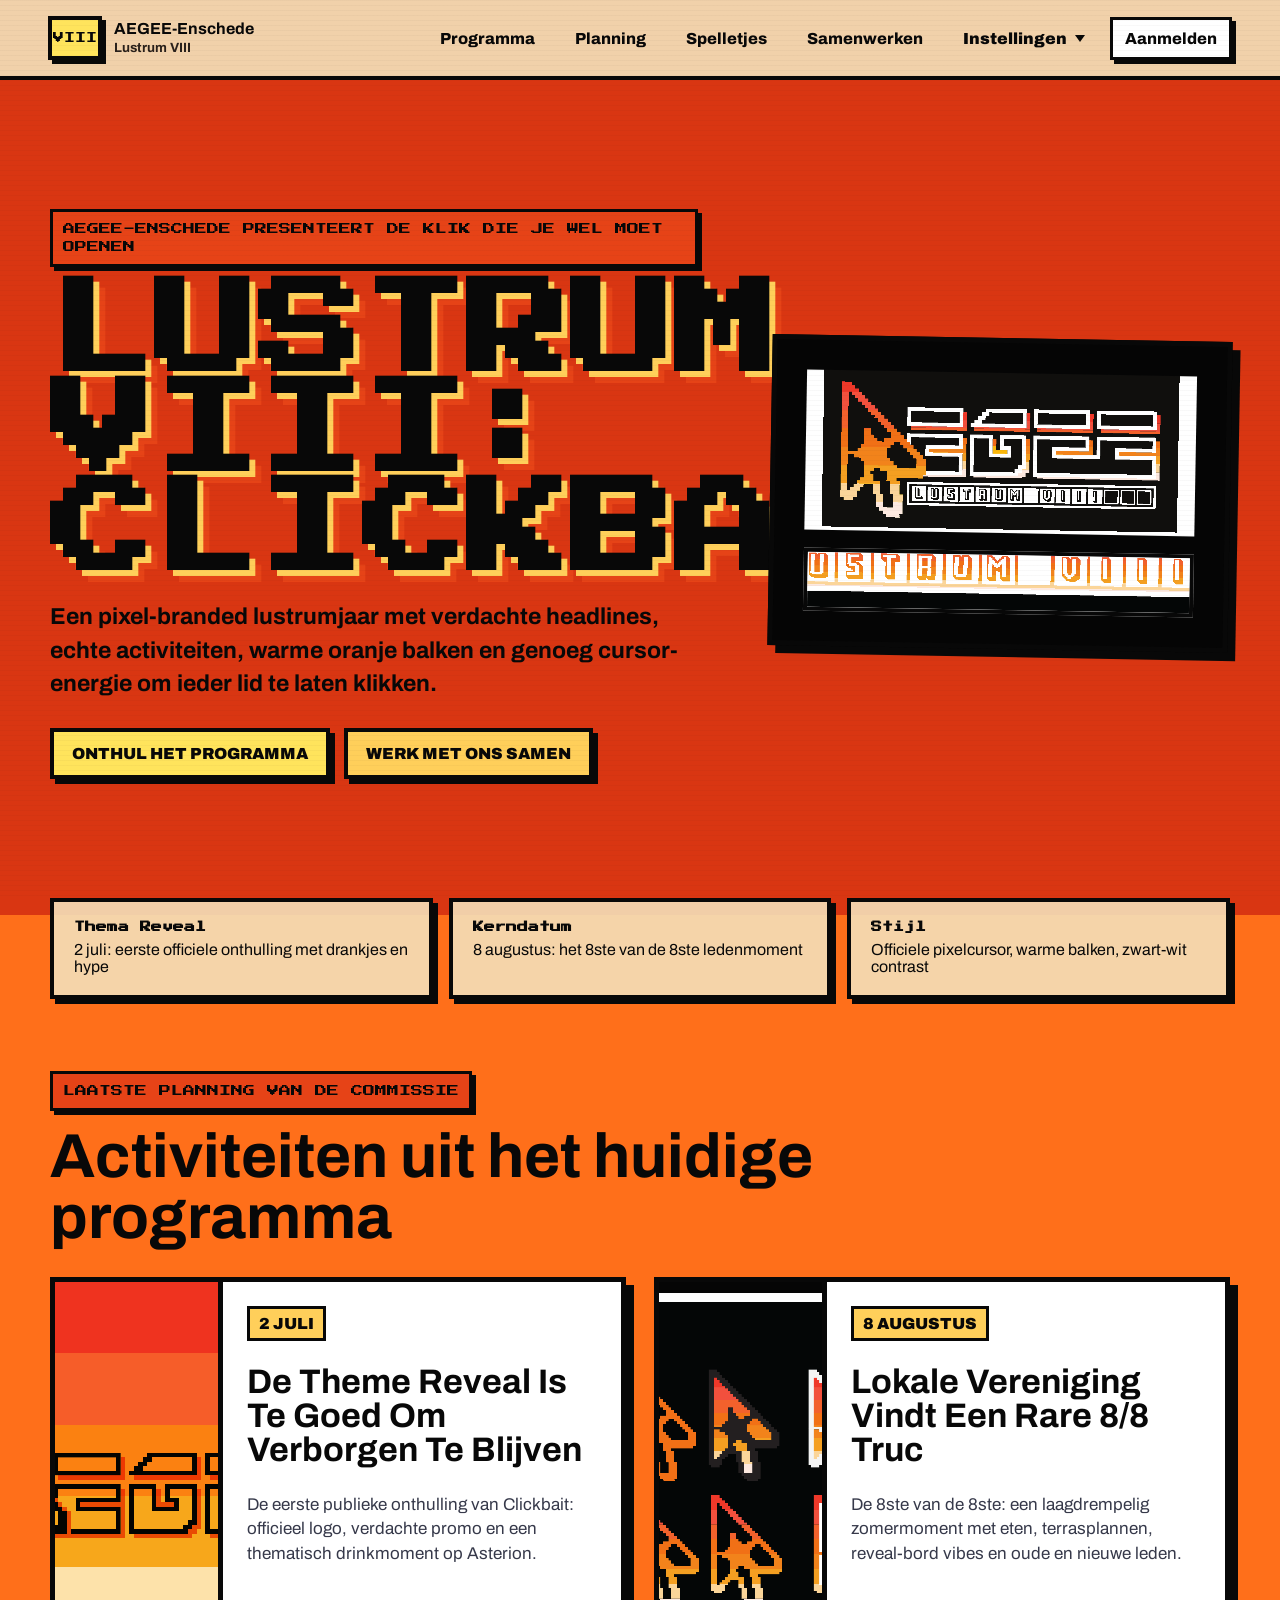
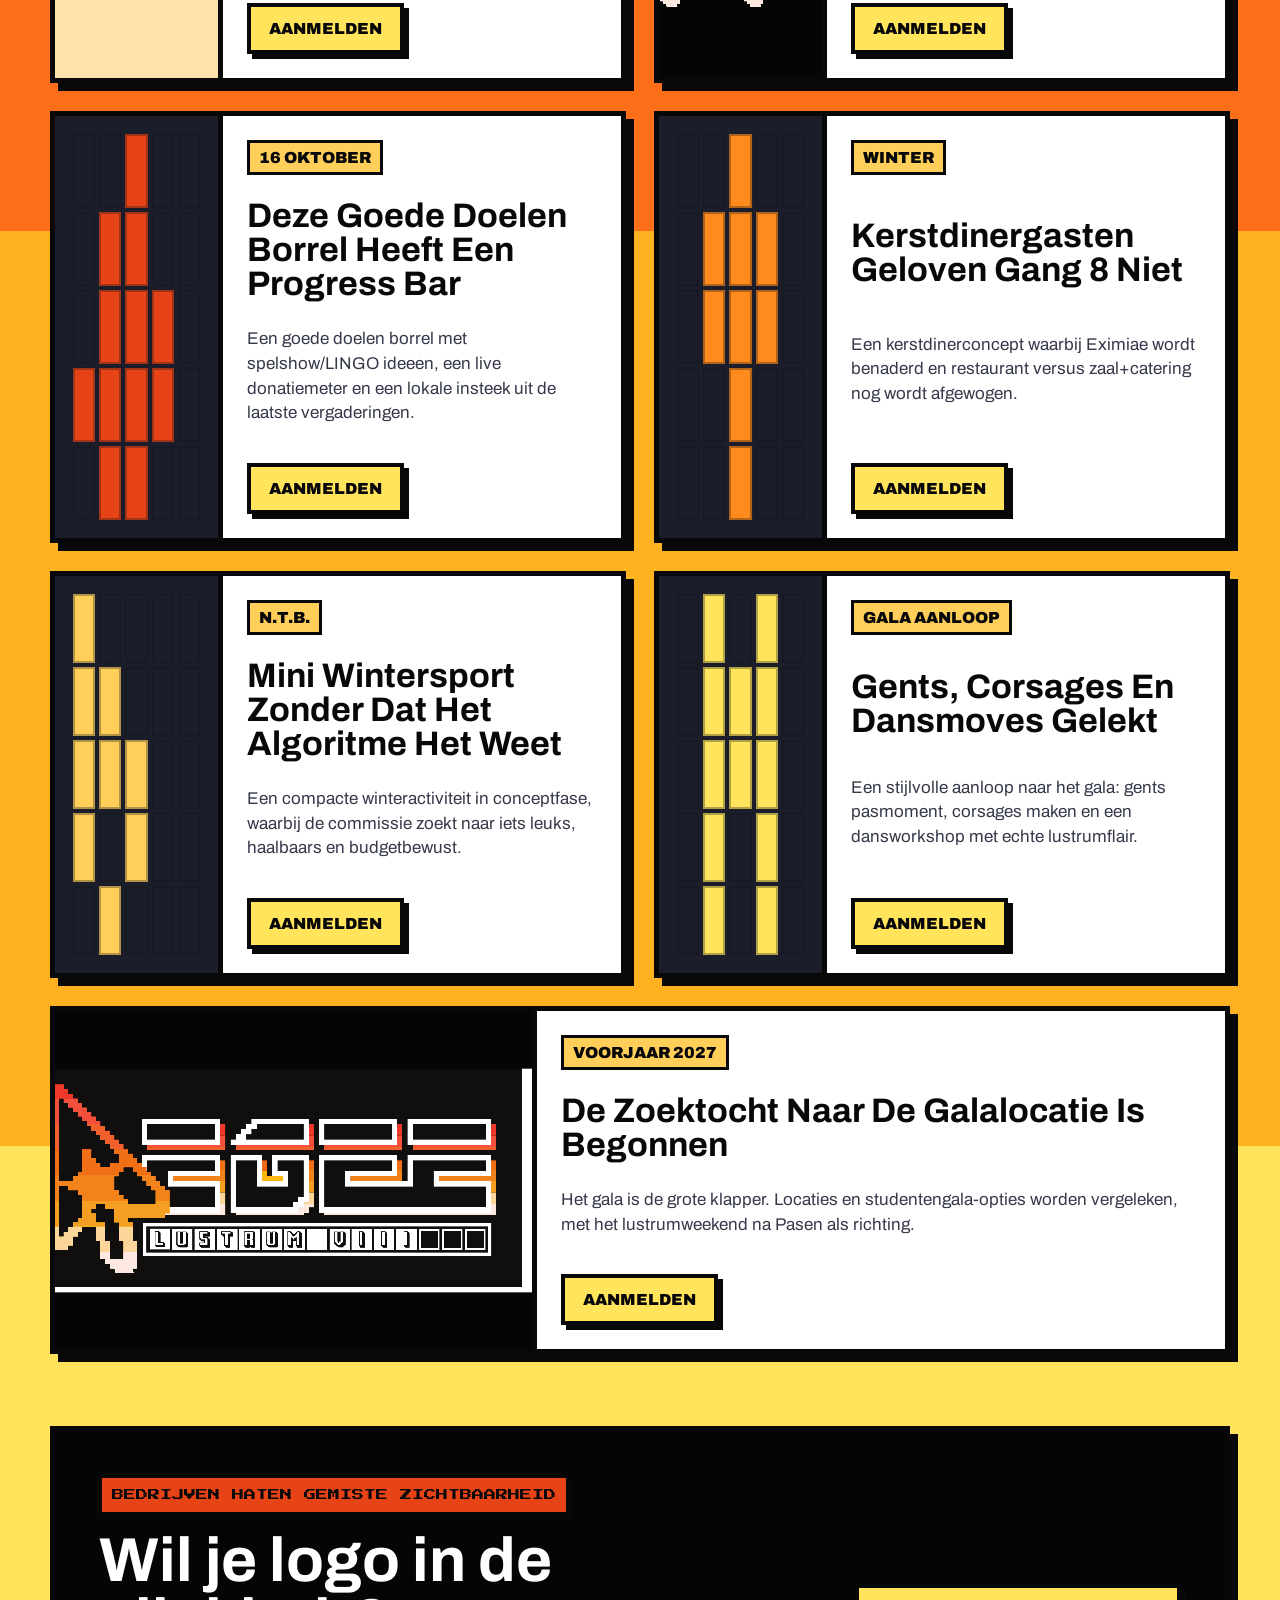
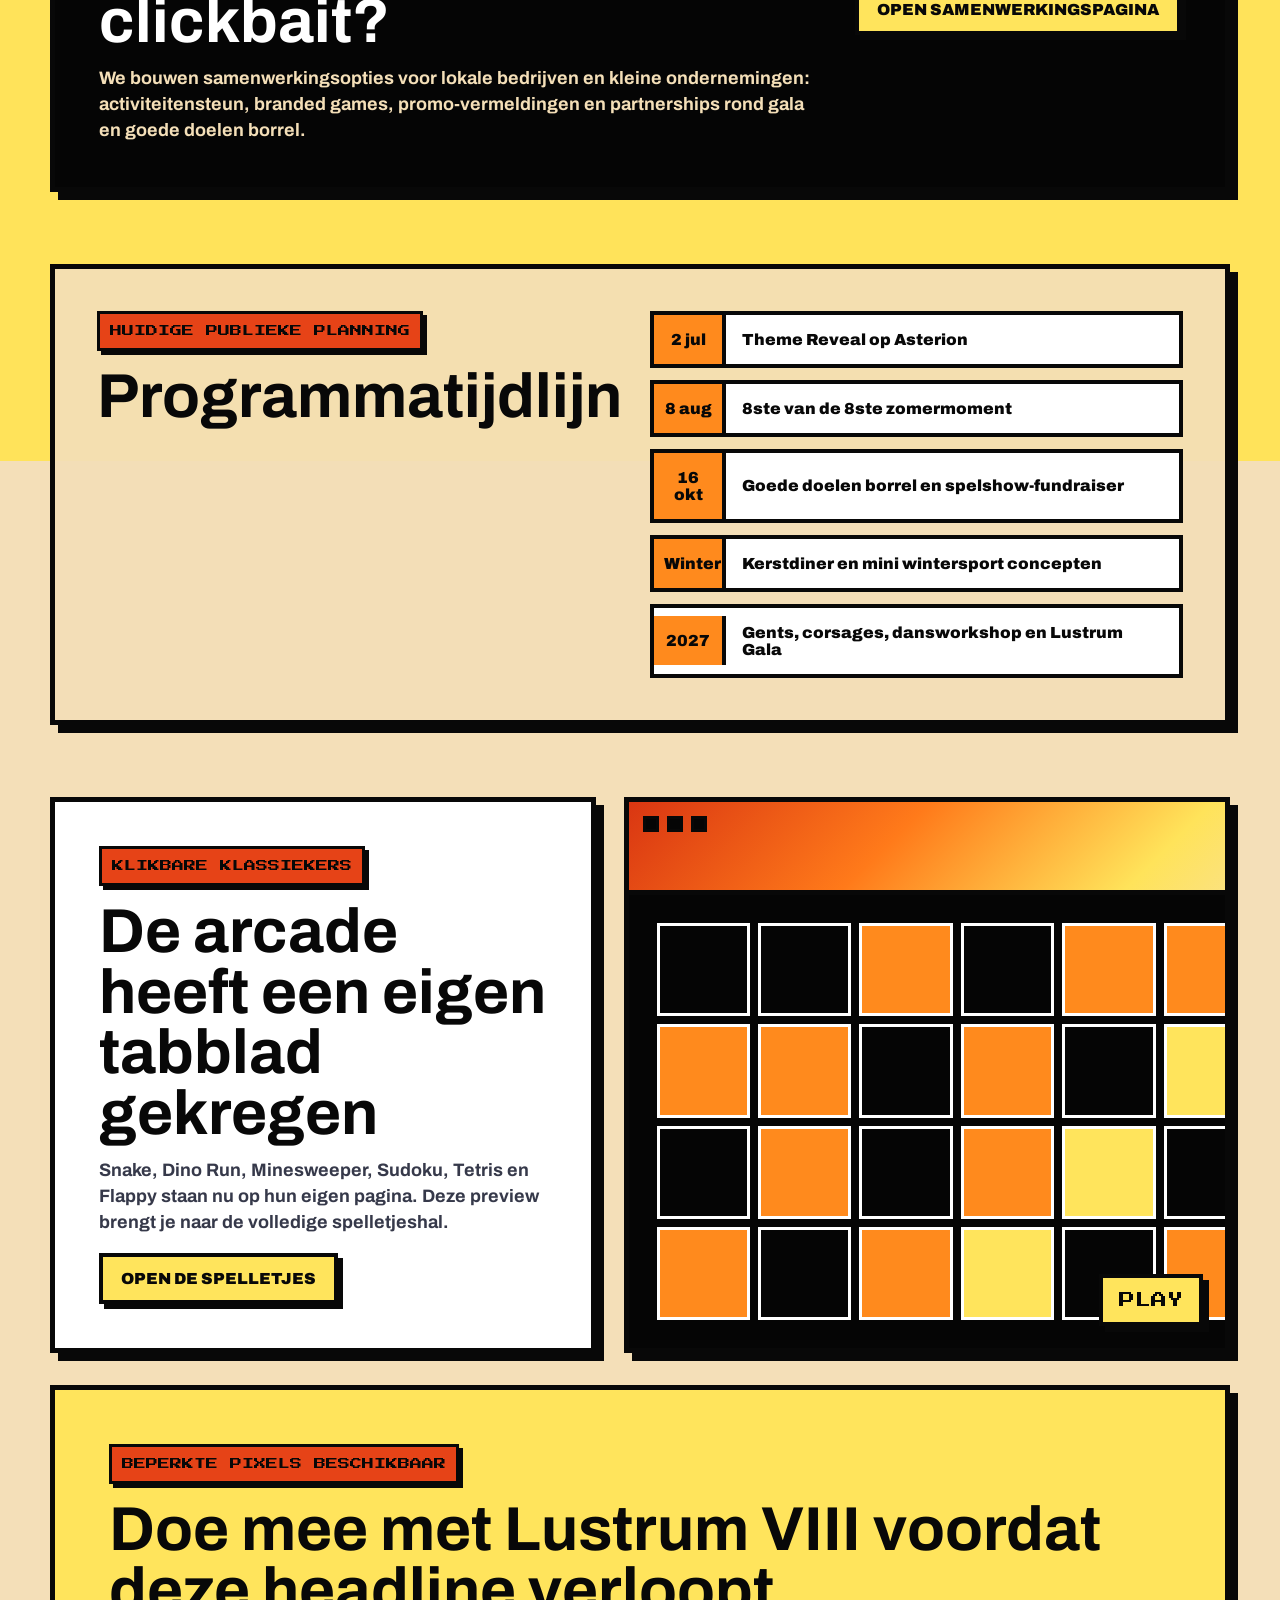
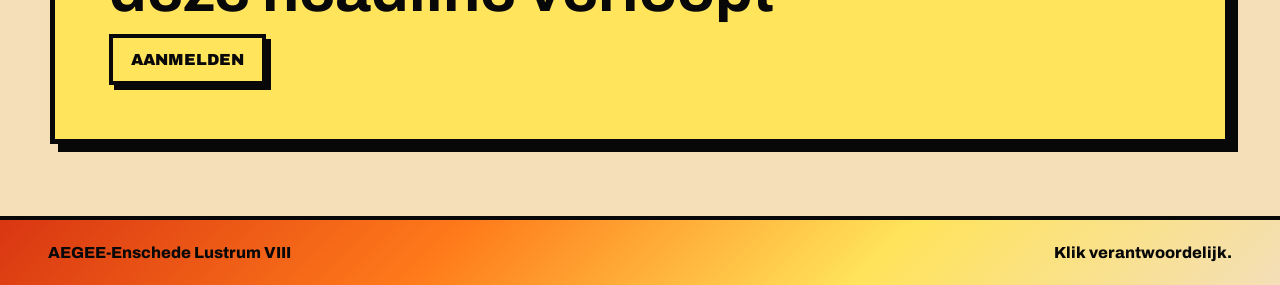
<file: index.html>
<!doctype html>
<html lang="nl">
  <head>
    <meta charset="utf-8">
    <meta name="viewport" content="width=device-width, initial-scale=1">
    <title>AEGEE-Enschede Lustrum VIII | Clickbait</title>
    <meta
      name="description"
      content="Lustrum VIII of AEGEE-Enschede: Clickbait, a pixel-themed year of activities, games, gala, and member events."
    >
    <link rel="preconnect" href="https://fonts.googleapis.com">
    <link rel="preconnect" href="https://fonts.gstatic.com" crossorigin>
    <link
      href="https://fonts.googleapis.com/css2?family=Archivo:wght@400;600;700;800&family=Press+Start+2P&display=swap"
      rel="stylesheet"
    >
    <link rel="stylesheet" href="styles.css">
  </head>
  <body>
    <div class="scanlines" aria-hidden="true"></div>

    <header class="site-header">
      <a class="brand" href="#top" aria-label="AEGEE-Enschede Lustrum VIII home">
        <span class="brand-mark">VIII</span>
        <span>
          <strong>AEGEE-Enschede</strong>
          <small>Lustrum VIII</small>
        </span>
      </a>
      <nav aria-label="Main navigation">
        <a href="#activities" data-i18n="navProgramme">Programma</a>
        <a href="#schedule">Planning</a>
        <a href="games.html" data-i18n="navGames">Spelletjes</a>
        <a href="collaboration.html" data-i18n="navCollaboration">Samenwerken</a>
        <details class="settings-menu">
          <summary data-i18n="navSettings">Instellingen</summary>
          <div class="settings-panel">
            <div class="language-switch" aria-label="Language">
              <button class="language-option" type="button" data-lang="nl">NL</button>
              <button class="language-option" type="button" data-lang="en">EN</button>
            </div>
            <button class="theme-toggle" id="theme-toggle" type="button" aria-pressed="false">
              <span class="toggle-icon" aria-hidden="true"></span>
              <span class="toggle-label">Donker</span>
            </button>
          </div>
        </details>
        <a class="nav-cta" href="signup.html" data-i18n="navSignup">Aanmelden</a>
      </nav>
    </header>

    <main id="top">
      <section class="hero official-hero" aria-labelledby="hero-title">
        <div class="hero-content">
          <p class="kicker" data-i18n="heroKicker">AEGEE-Enschede presenteert de klik die je wel moet openen</p>
          <h1 id="hero-title">Lustrum VIII: Clickbait</h1>
          <p class="hero-copy" data-i18n="heroCopy">
            Een pixel-branded lustrumjaar met verdachte headlines, echte
            activiteiten, warme oranje balken en genoeg cursor-energie om ieder
            lid te laten klikken.
          </p>
          <div class="hero-actions">
            <a class="button primary" href="#activities" data-i18n="heroPrimary">Onthul het programma</a>
            <a class="button secondary" href="collaboration.html" data-i18n="heroSecondary">Werk met ons samen</a>
          </div>
        </div>

        <div class="logo-showcase" aria-label="Official Lustrum VIII logo">
          <img src="assets/lustrum-combined-dark.png" alt="AEGEE-Enschede Lustrum VIII official pixel logo">
          <div class="search-strip" aria-hidden="true">
            <img src="assets/lustrum-searchbar.png" alt="">
          </div>
        </div>
      </section>

      <section class="intro" aria-label="Event highlights">
        <div>
          <strong data-i18n="introRevealTitle">Thema Reveal</strong>
          <span data-i18n="introRevealCopy">2 juli: eerste officiële onthulling met drankjes en hype</span>
        </div>
        <div>
          <strong data-i18n="introDateTitle">Kerndatum</strong>
          <span data-i18n="introDateCopy">8 augustus: het 8ste van de 8ste ledenmoment</span>
        </div>
        <div>
          <strong data-i18n="introStyleTitle">Stijl</strong>
          <span data-i18n="introStyleCopy">Officiële pixelcursor, warme balken, zwart-wit contrast</span>
        </div>
      </section>

      <section class="section-heading" id="activities">
        <p class="kicker" data-i18n="activitiesKicker">Laatste planning van de commissie</p>
        <h2 data-i18n="activitiesTitle">Activiteiten uit het huidige programma</h2>
      </section>

      <section class="activities" aria-label="Lustrum activities">
        <article class="activity-card">
          <div class="activity-media gradient-media" aria-hidden="true">
            <img src="assets/aegee-logo-light.png" alt="">
          </div>
          <div class="activity-body">
            <p class="tag" data-i18n="tagTwoJuly">2 juli</p>
            <h3 data-i18n="activityRevealTitle">De Theme Reveal Is Te Goed Om Verborgen Te Blijven</h3>
            <p data-i18n="activityRevealCopy">
              De eerste publieke onthulling van Clickbait: officieel logo,
              verdachte promo en een thematisch drinkmoment op Asterion.
            </p>
            <a class="button card-button" href="signup.html?activity=theme-reveal" data-i18n="signupButton">Aanmelden</a>
          </div>
        </article>

        <article class="activity-card">
          <div class="activity-media cursor-sheet" aria-hidden="true">
            <img src="assets/cursor-icons.png" alt="">
          </div>
          <div class="activity-body">
            <p class="tag" data-i18n="tagEightAugust">8 augustus</p>
            <h3 data-i18n="activityEightTitle">Lokale Vereniging Vindt Eén Rare 8/8 Truc</h3>
            <p data-i18n="activityEightCopy">
              De 8ste van de 8ste: een laagdrempelig zomermoment met eten,
              terrasplannen, reveal-bord vibes en oude én nieuwe leden.
            </p>
            <a class="button card-button" href="signup.html?activity=achtste-van-de-achtste" data-i18n="signupButton">Aanmelden</a>
          </div>
        </article>

        <article class="activity-card">
          <div class="pixel-art flame" aria-hidden="true">
            <span></span><span></span><span></span><span></span><span></span>
            <span></span><span></span><span></span><span></span><span></span>
            <span></span><span></span><span></span><span></span><span></span>
            <span></span><span></span><span></span><span></span><span></span>
            <span></span><span></span><span></span><span></span><span></span>
          </div>
          <div class="activity-body">
            <p class="tag" data-i18n="tagSixteenOctober">16 oktober</p>
            <h3 data-i18n="activityCharityTitle">Deze Goede Doelen Borrel Heeft Een Progress Bar</h3>
            <p data-i18n="activityCharityCopy">
              Een goede doelen borrel met spelshow/LINGO ideeën, een live
              donatiemeter en een lokale insteek uit de laatste vergaderingen.
            </p>
            <a class="button card-button" href="signup.html?activity=goed-doel-borrel" data-i18n="signupButton">Aanmelden</a>
          </div>
        </article>

        <article class="activity-card">
          <div class="pixel-art trophy" aria-hidden="true">
            <span></span><span></span><span></span><span></span><span></span>
            <span></span><span></span><span></span><span></span><span></span>
            <span></span><span></span><span></span><span></span><span></span>
            <span></span><span></span><span></span><span></span><span></span>
            <span></span><span></span><span></span><span></span><span></span>
          </div>
          <div class="activity-body">
            <p class="tag" data-i18n="tagWinter">Winter</p>
            <h3 data-i18n="activityDinnerTitle">Kerstdinergasten Geloven Gang 8 Niet</h3>
            <p data-i18n="activityDinnerCopy">
              Een kerstdinerconcept waarbij Eximiae wordt benaderd en restaurant
              versus zaal+catering nog wordt afgewogen.
            </p>
            <a class="button card-button" href="signup.html?activity=kerstdiner" data-i18n="signupButton">Aanmelden</a>
          </div>
        </article>

        <article class="activity-card">
          <div class="pixel-art cursor-art" aria-hidden="true">
            <span></span><span></span><span></span><span></span><span></span>
            <span></span><span></span><span></span><span></span><span></span>
            <span></span><span></span><span></span><span></span><span></span>
            <span></span><span></span><span></span><span></span><span></span>
            <span></span><span></span><span></span><span></span><span></span>
          </div>
          <div class="activity-body">
            <p class="tag" data-i18n="tagTba">N.t.b.</p>
            <h3 data-i18n="activityWinterTitle">Mini Wintersport Zonder Dat Het Algoritme Het Weet</h3>
            <p data-i18n="activityWinterCopy">
              Een compacte winteractiviteit in conceptfase, waarbij de commissie
              zoekt naar iets leuks, haalbaars en budgetbewust.
            </p>
            <a class="button card-button" href="signup.html?activity=mini-wintersport" data-i18n="signupButton">Aanmelden</a>
          </div>
        </article>

        <article class="activity-card">
          <div class="pixel-art disco" aria-hidden="true">
            <span></span><span></span><span></span><span></span><span></span>
            <span></span><span></span><span></span><span></span><span></span>
            <span></span><span></span><span></span><span></span><span></span>
            <span></span><span></span><span></span><span></span><span></span>
            <span></span><span></span><span></span><span></span><span></span>
          </div>
          <div class="activity-body">
            <p class="tag" data-i18n="tagGalaRunup">Gala Aanloop</p>
            <h3 data-i18n="activityRunupTitle">Gents, Corsages En Dansmoves Gelekt</h3>
            <p data-i18n="activityRunupCopy">
              Een stijlvolle aanloop naar het gala: gents pasmoment, corsages
              maken en een dansworkshop met echte lustrumflair.
            </p>
            <a class="button card-button" href="signup.html?activity=gala-run-up" data-i18n="signupButton">Aanmelden</a>
          </div>
        </article>

        <article class="activity-card wide-activity">
          <div class="activity-media logo-media" aria-hidden="true">
            <img src="assets/lustrum-combined-dark.png" alt="">
          </div>
          <div class="activity-body">
            <p class="tag" data-i18n="tagSpring">Voorjaar 2027</p>
            <h3 data-i18n="activityGalaTitle">De Zoektocht Naar De Galalocatie Is Begonnen</h3>
            <p data-i18n="activityGalaCopy">
              Het gala is de grote klapper. Locaties en studentengala-opties
              worden vergeleken, met het lustrumweekend na Pasen als richting.
            </p>
            <a class="button card-button" href="signup.html?activity=lustrum-gala" data-i18n="signupButton">Aanmelden</a>
          </div>
        </article>
      </section>

      <section class="sponsor-teaser" aria-label="Collaboration teaser">
        <div>
          <p class="kicker" data-i18n="collabKicker">Bedrijven haten gemiste zichtbaarheid</p>
          <h2 data-i18n="collabTitle">Wil je logo in de clickbait?</h2>
          <p data-i18n="collabCopy">
            We bouwen samenwerkingsopties voor lokale bedrijven en kleine
            ondernemingen: activiteitensteun, branded games, promo-vermeldingen
            en partnerships rond gala en goede doelen borrel.
          </p>
        </div>
        <a class="button primary" href="collaboration.html" data-i18n="collabButton">Open samenwerkingspagina</a>
      </section>

      <section class="schedule" id="schedule" aria-labelledby="schedule-title">
        <div>
          <p class="kicker" data-i18n="scheduleKicker">Huidige publieke planning</p>
          <h2 id="schedule-title" data-i18n="scheduleTitle">Programmatijdlijn</h2>
        </div>
        <ol>
          <li><time datetime="2026-07-02">2 jul</time><span data-i18n="scheduleReveal">Theme Reveal op Asterion</span></li>
          <li><time datetime="2026-08-08">8 aug</time><span data-i18n="scheduleEight">8ste van de 8ste zomermoment</span></li>
          <li><time datetime="2026-10-16">16 okt</time><span data-i18n="scheduleCharity">Goede doelen borrel en spelshow-fundraiser</span></li>
          <li><time datetime="2026-12" data-i18n="tagWinter">Winter</time><span data-i18n="scheduleWinter">Kerstdiner en mini wintersport concepten</span></li>
          <li><time datetime="2027">2027</time><span data-i18n="scheduleGala">Gents, corsages, dansworkshop en Lustrum Gala</span></li>
        </ol>
      </section>

      <section class="game-preview" id="games" aria-label="Spelletjes preview">
        <div class="game-preview-copy">
          <p class="kicker" data-i18n="gamesPreviewKicker">Klikbare klassiekers</p>
          <h2 data-i18n="gamesPreviewTitle">De arcade heeft een eigen tabblad gekregen</h2>
          <p data-i18n="gamesPreviewCopy">
            Snake, Dino Run, Minesweeper, Sudoku, Tetris en Flappy staan nu op
            hun eigen pagina. Deze preview brengt je naar de volledige spelletjeshal.
          </p>
          <a class="button primary" href="games.html" data-i18n="gamesPreviewButton">Open de spelletjes</a>
        </div>
        <a class="game-preview-screen" href="games.html" aria-label="Open de spelletjespagina">
          <span class="preview-browser" aria-hidden="true">
            <i></i><i></i><i></i>
          </span>
          <span class="preview-grid" aria-hidden="true">
            <b></b><b></b><b></b><b></b><b></b><b></b><b></b><b></b>
            <b></b><b></b><b></b><b></b><b></b><b></b><b></b><b></b>
            <b></b><b></b><b></b><b></b><b></b><b></b><b></b><b></b>
            <b></b><b></b><b></b><b></b><b></b><b></b><b></b><b></b>
          </span>
          <span class="preview-label" data-i18n="gamesPreviewLabel">PLAY</span>
        </a>
      </section>

      <section class="final-cta" aria-label="Sign up call to action">
        <p class="kicker" data-i18n="finalKicker">Beperkte pixels beschikbaar</p>
        <h2 data-i18n="finalTitle">Doe mee met Lustrum VIII voordat deze headline verloopt</h2>
        <a class="button primary" href="signup.html" data-i18n="signupButton">Aanmelden</a>
      </section>
    </main>

    <footer>
      <span>AEGEE-Enschede Lustrum VIII</span>
      <span data-i18n="footerLine">Klik verantwoordelijk.</span>
    </footer>

    <script src="script.js"></script>
  </body>
</html>
</file>
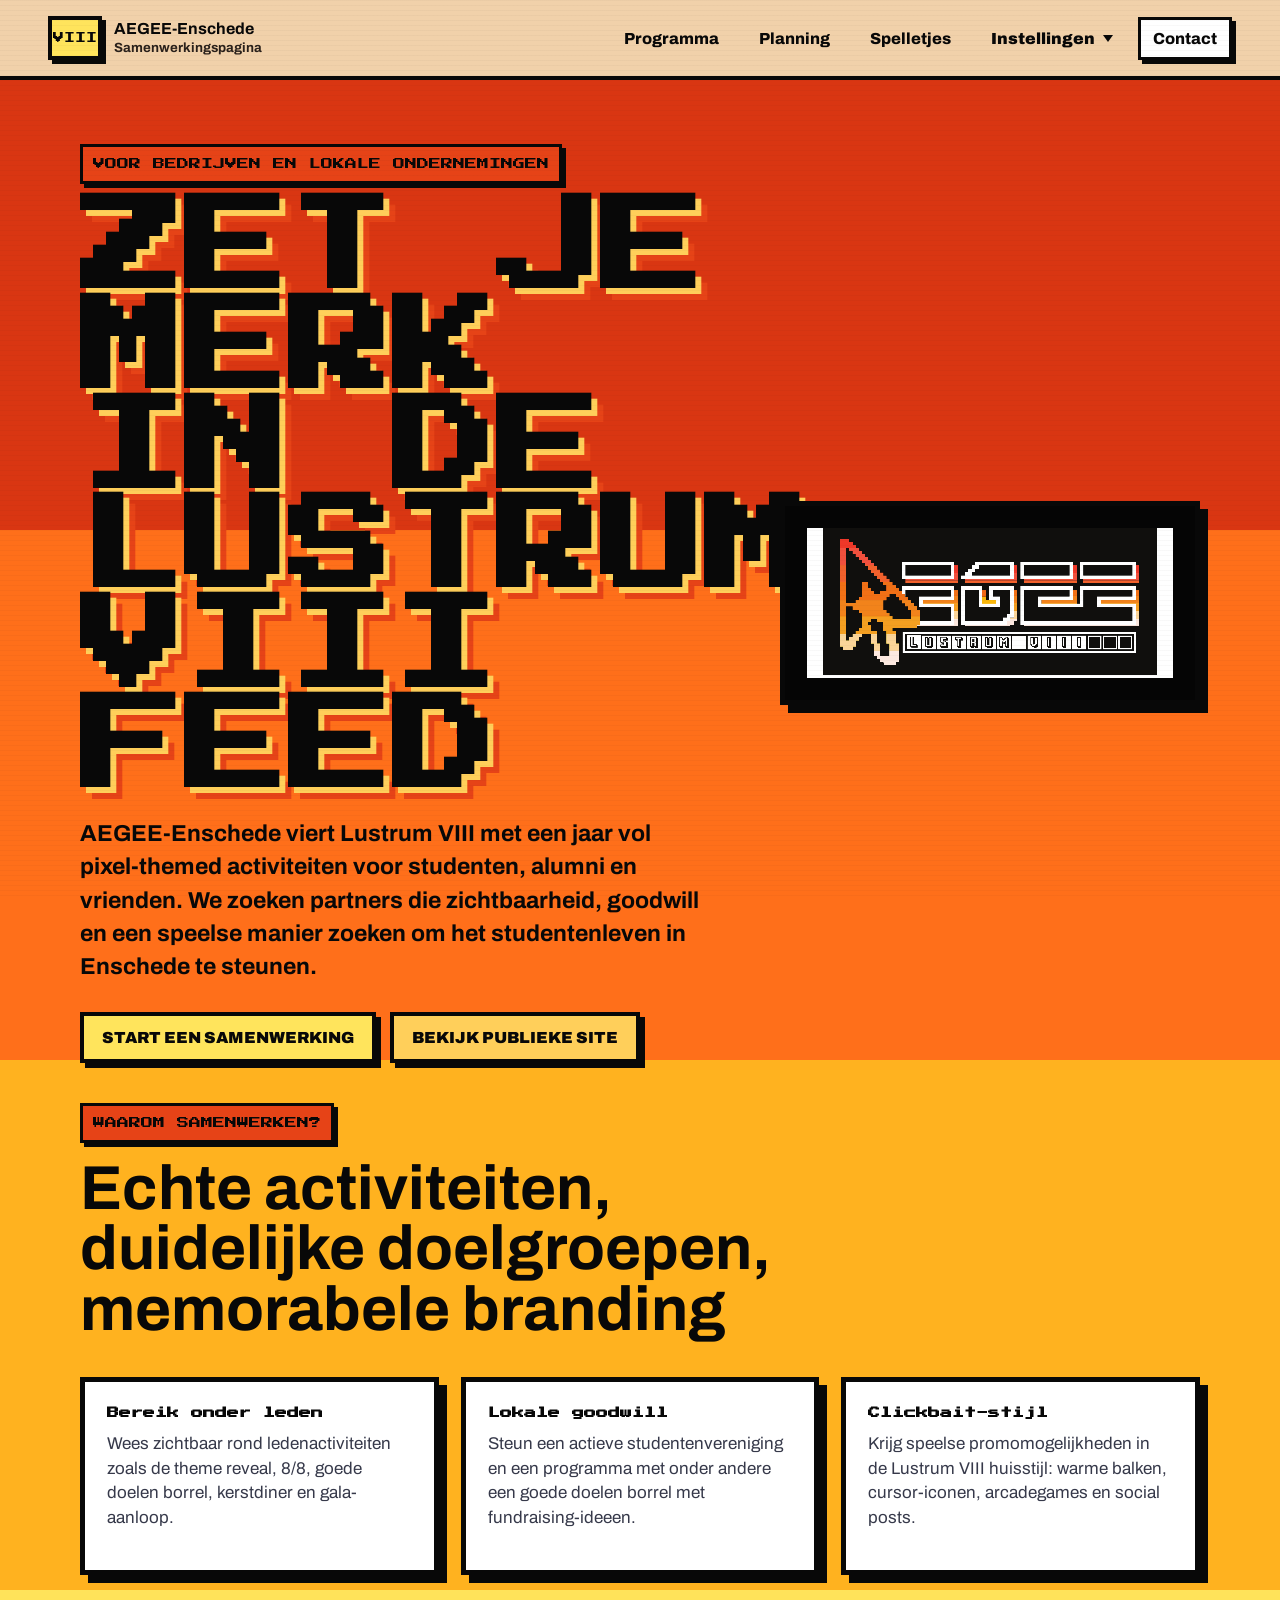
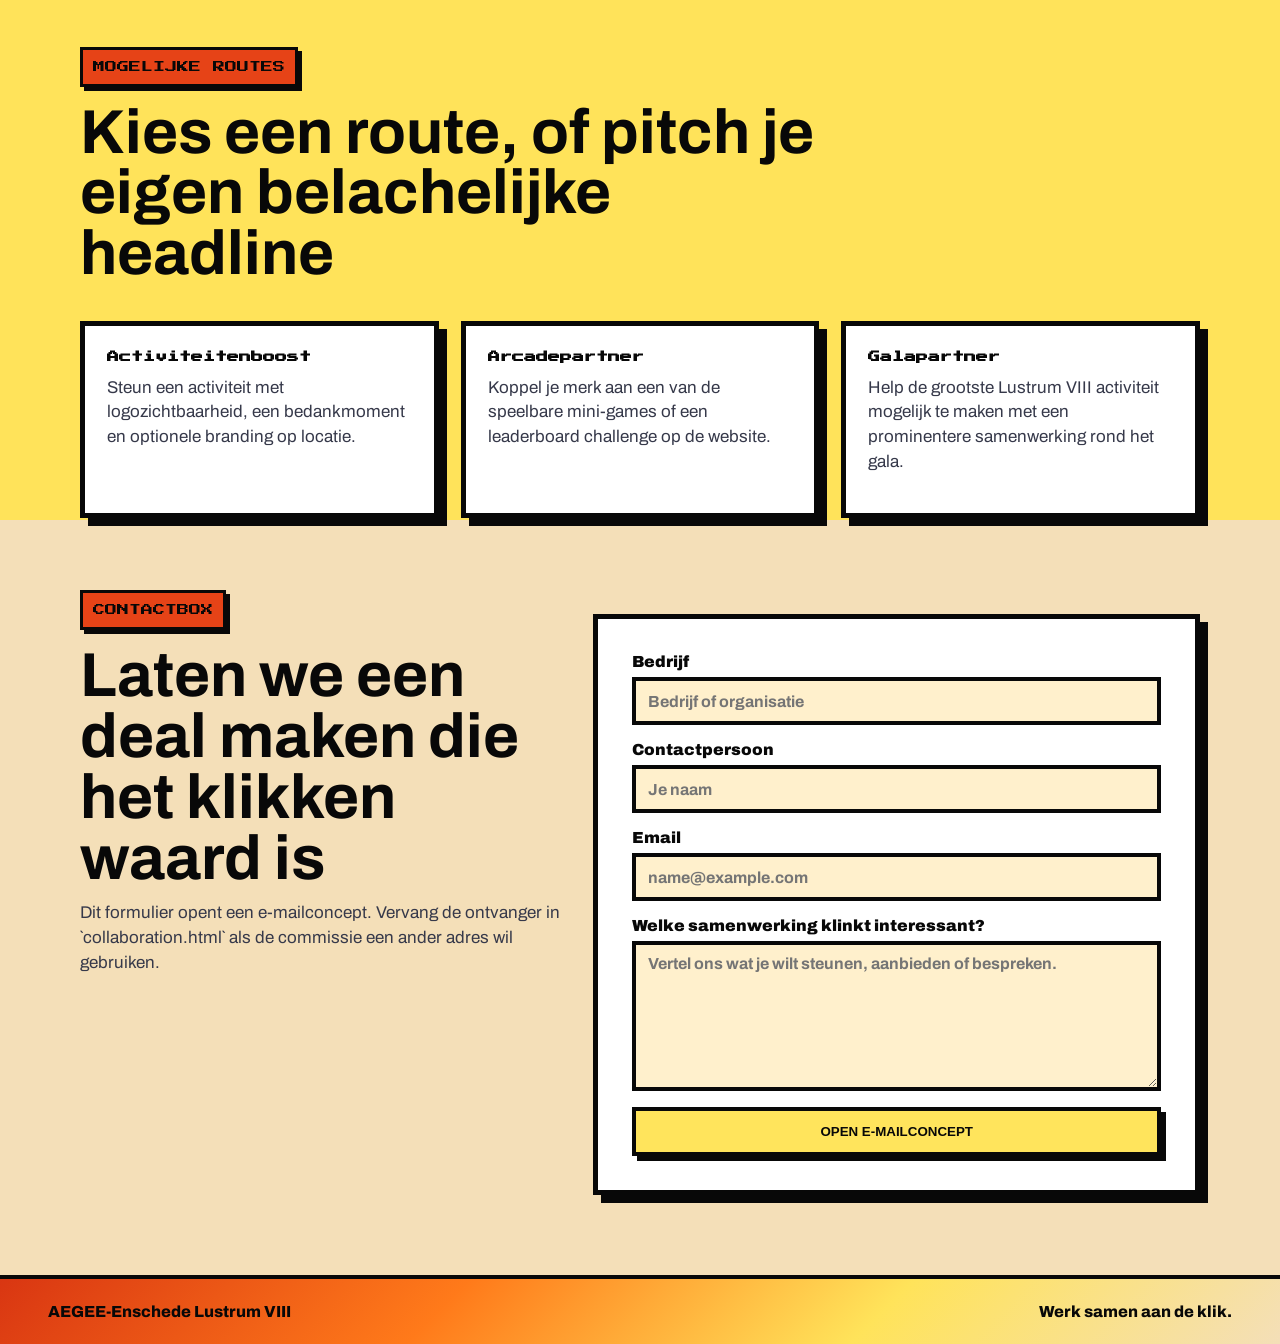
<file: collaboration.html>
<!doctype html>
<html lang="nl">
  <head>
    <meta charset="utf-8">
    <meta name="viewport" content="width=device-width, initial-scale=1">
    <title>Collaboration Lustrum VIII | AEGEE-Enschede</title>
    <meta
      name="description"
      content="Collaboration and partner information for AEGEE-Enschede Lustrum VIII: Clickbait."
    >
    <link rel="preconnect" href="https://fonts.googleapis.com">
    <link rel="preconnect" href="https://fonts.gstatic.com" crossorigin>
    <link
      href="https://fonts.googleapis.com/css2?family=Archivo:wght@400;600;700;800&family=Press+Start+2P&display=swap"
      rel="stylesheet"
    >
    <link rel="stylesheet" href="styles.css">
  </head>
  <body class="collaboration-page">
    <div class="scanlines" aria-hidden="true"></div>

    <header class="site-header">
      <a class="brand" href="index.html" aria-label="AEGEE-Enschede Lustrum VIII home">
        <span class="brand-mark">VIII</span>
        <span>
          <strong>AEGEE-Enschede</strong>
          <small data-i18n="collaborationPageSmall">Samenwerkingspagina</small>
        </span>
      </a>
      <nav aria-label="Main navigation">
        <a href="index.html#activities" data-i18n="navProgramme">Programma</a>
        <a href="index.html#schedule">Planning</a>
        <a href="games.html" data-i18n="navGames">Spelletjes</a>
        <details class="settings-menu">
          <summary data-i18n="navSettings">Instellingen</summary>
          <div class="settings-panel">
            <div class="language-switch" aria-label="Language">
              <button class="language-option" type="button" data-lang="nl">NL</button>
              <button class="language-option" type="button" data-lang="en">EN</button>
            </div>
            <button class="theme-toggle" id="theme-toggle" type="button" aria-pressed="false">
              <span class="toggle-icon" aria-hidden="true"></span>
              <span class="toggle-label">Donker</span>
            </button>
          </div>
        </details>
        <a class="nav-cta" href="#contact">Contact</a>
      </nav>
    </header>

    <main>
      <section class="sponsor-hero" aria-labelledby="sponsor-title">
        <div>
          <p class="kicker" data-i18n="collabPageKicker">Voor bedrijven en lokale ondernemingen</p>
          <h1 id="sponsor-title" data-i18n="collabPageTitle">Zet je merk in de Lustrum VIII feed</h1>
          <p class="hero-copy" data-i18n="collabPageCopy">
            AEGEE-Enschede viert Lustrum VIII met een jaar vol pixel-themed
            activiteiten voor studenten, alumni en vrienden. We zoeken partners
            die zichtbaarheid, goodwill en een speelse manier zoeken om het
            studentenleven in Enschede te steunen.
          </p>
          <div class="hero-actions">
            <a class="button primary" href="#contact" data-i18n="collabStart">Start een samenwerking</a>
            <a class="button secondary" href="index.html" data-i18n="viewPublicSite">Bekijk publieke site</a>
          </div>
        </div>
        <div class="sponsor-logo" aria-hidden="true">
          <img src="assets/lustrum-combined-dark.png" alt="">
        </div>
      </section>

      <section class="section-heading">
        <p class="kicker" data-i18n="whyPartnerKicker">Waarom samenwerken?</p>
        <h2 data-i18n="whyPartnerTitle">Echte activiteiten, duidelijke doelgroepen, memorabele branding</h2>
      </section>

      <section class="sponsor-grid" aria-label="Collaboration benefits">
        <article class="sponsor-card">
          <strong data-i18n="benefitReachTitle">Bereik onder leden</strong>
          <p data-i18n="benefitReachCopy">
            Wees zichtbaar rond ledenactiviteiten zoals de theme reveal, 8/8,
            goede doelen borrel, kerstdiner en gala-aanloop.
          </p>
        </article>
        <article class="sponsor-card">
          <strong data-i18n="benefitGoodwillTitle">Lokale goodwill</strong>
          <p data-i18n="benefitGoodwillCopy">
            Steun een actieve studentenvereniging en een programma met onder
            andere een goede doelen borrel met fundraising-ideeën.
          </p>
        </article>
        <article class="sponsor-card">
          <strong data-i18n="benefitStyleTitle">Clickbait-stijl</strong>
          <p data-i18n="benefitStyleCopy">
            Krijg speelse promomogelijkheden in de Lustrum VIII huisstijl:
            warme balken, cursor-iconen, arcadegames en social posts.
          </p>
        </article>
      </section>

      <section class="section-heading">
        <p class="kicker" data-i18n="packagesKicker">Mogelijke routes</p>
        <h2 data-i18n="packagesTitle">Kies een route, of pitch je eigen belachelijke headline</h2>
      </section>

      <section class="sponsor-packages" aria-label="Collaboration package examples">
        <article class="package-card">
          <strong data-i18n="packageActivityTitle">Activiteitenboost</strong>
          <p data-i18n="packageActivityCopy">
            Steun één activiteit met logozichtbaarheid, een bedankmoment en
            optionele branding op locatie.
          </p>
        </article>
        <article class="package-card">
          <strong data-i18n="packageArcadeTitle">Arcadepartner</strong>
          <p data-i18n="packageArcadeCopy">
            Koppel je merk aan een van de speelbare mini-games of een
            leaderboard challenge op de website.
          </p>
        </article>
        <article class="package-card">
          <strong data-i18n="packageGalaTitle">Galapartner</strong>
          <p data-i18n="packageGalaCopy">
            Help de grootste Lustrum VIII activiteit mogelijk te maken met een
            prominentere samenwerking rond het gala.
          </p>
        </article>
      </section>

      <section class="contact-section" id="contact" aria-labelledby="contact-title">
        <div>
          <p class="kicker" data-i18n="contactKicker">Contactbox</p>
          <h2 id="contact-title" data-i18n="contactTitle">Laten we een deal maken die het klikken waard is</h2>
          <p class="contact-copy" data-i18n="contactCopy">
            Dit formulier opent een e-mailconcept. Vervang de ontvanger in
            `collaboration.html` als de commissie een ander adres wil gebruiken.
          </p>
        </div>

        <form
          class="contact-box"
          action="mailto:extern@aegee-enschede.nl"
          method="post"
          enctype="text/plain"
        >
          <label>
            <span data-i18n="formCompany">Bedrijf</span>
            <input type="text" name="company" placeholder="Bedrijf of organisatie" data-i18n-placeholder="formCompanyPlaceholder">
          </label>
          <label>
            <span data-i18n="formContact">Contactpersoon</span>
            <input type="text" name="contact" placeholder="Je naam" data-i18n-placeholder="formNamePlaceholder">
          </label>
          <label>
            Email
            <input type="email" name="email" placeholder="name@example.com">
          </label>
          <label>
            <span data-i18n="formMessage">Welke samenwerking klinkt interessant?</span>
            <textarea name="message" placeholder="Vertel ons wat je wilt steunen, aanbieden of bespreken." data-i18n-placeholder="formMessagePlaceholder"></textarea>
          </label>
          <button class="button primary" type="submit" data-i18n="openEmail">Open e-mailconcept</button>
        </form>
      </section>
    </main>

    <footer>
      <span>AEGEE-Enschede Lustrum VIII</span>
      <span data-i18n="collabFooter">Werk samen aan de klik.</span>
    </footer>

    <script src="script.js"></script>
  </body>
</html>
</file>
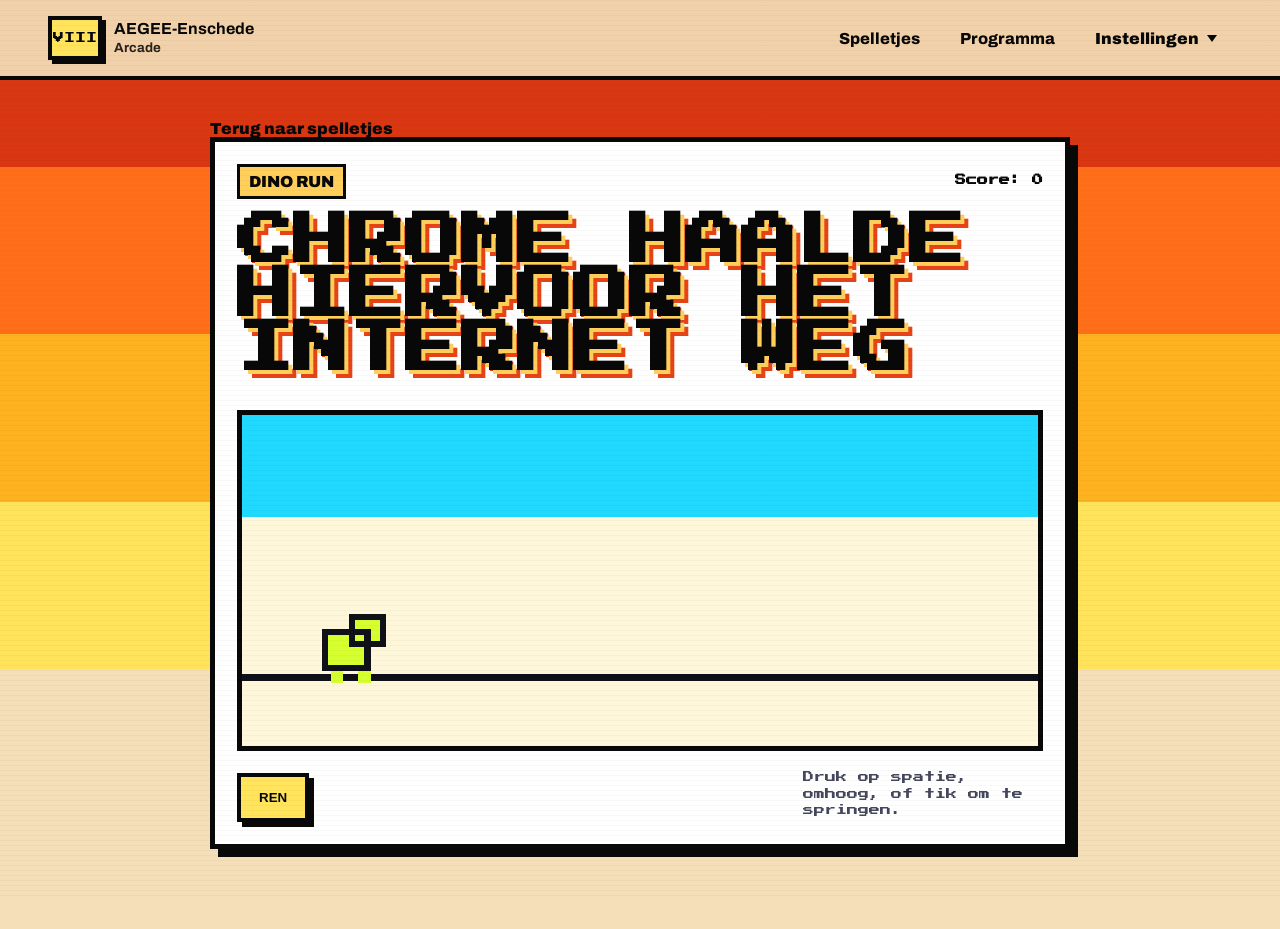
<file: dinorun.html>
<!doctype html>
<html lang="nl">
  <head>
    <meta charset="utf-8">
    <meta name="viewport" content="width=device-width, initial-scale=1">
    <title>Dino Run | Lustrum VIII Arcade</title>
    <link rel="preconnect" href="https://fonts.googleapis.com">
    <link rel="preconnect" href="https://fonts.gstatic.com" crossorigin>
    <link href="https://fonts.googleapis.com/css2?family=Archivo:wght@400;600;700;800&family=Press+Start+2P&display=swap" rel="stylesheet">
    <link rel="stylesheet" href="styles.css">
  </head>
  <body class="game-page">
    <div class="scanlines" aria-hidden="true"></div>
    <header class="site-header">
      <a class="brand" href="index.html"><span class="brand-mark">VIII</span><span><strong>AEGEE-Enschede</strong><small>Arcade</small></span></a>
      <nav aria-label="Main navigation"><a href="games.html" data-i18n="navGames">Spelletjes</a><a href="index.html#activities" data-i18n="navProgramme">Programma</a><details class="settings-menu"><summary data-i18n="navSettings">Instellingen</summary><div class="settings-panel"><div class="language-switch" aria-label="Language"><button class="language-option" type="button" data-lang="nl">NL</button><button class="language-option" type="button" data-lang="en">EN</button></div><button class="theme-toggle" id="theme-toggle" type="button" aria-pressed="false"><span class="toggle-icon" aria-hidden="true"></span><span class="toggle-label">Donker</span></button></div></details></nav>
    </header>
    <main class="game-page-shell">
      <a class="back-link" href="games.html" data-i18n="backToGames">Terug naar spelletjes</a>
      <article class="game-card single-game dino-game">
        <div class="game-topline"><p class="tag">Dino Run</p><strong>Score: <span id="dino-score">0</span></strong></div>
        <h1 data-i18n="gameDinoTitle">Chrome Haalde Hiervoor Het Internet Weg</h1>
        <canvas id="dino-board" width="520" height="220" aria-label="Playable offline runner game"></canvas>
        <div class="game-controls"><button class="button card-button" id="dino-start" type="button" data-i18n="gameRun">Ren</button><span data-i18n="jumpControls">Druk op spatie, omhoog, of tik om te springen.</span></div>
      </article>
    </main>
    <script src="script.js"></script>
  </body>
</html>
</file>
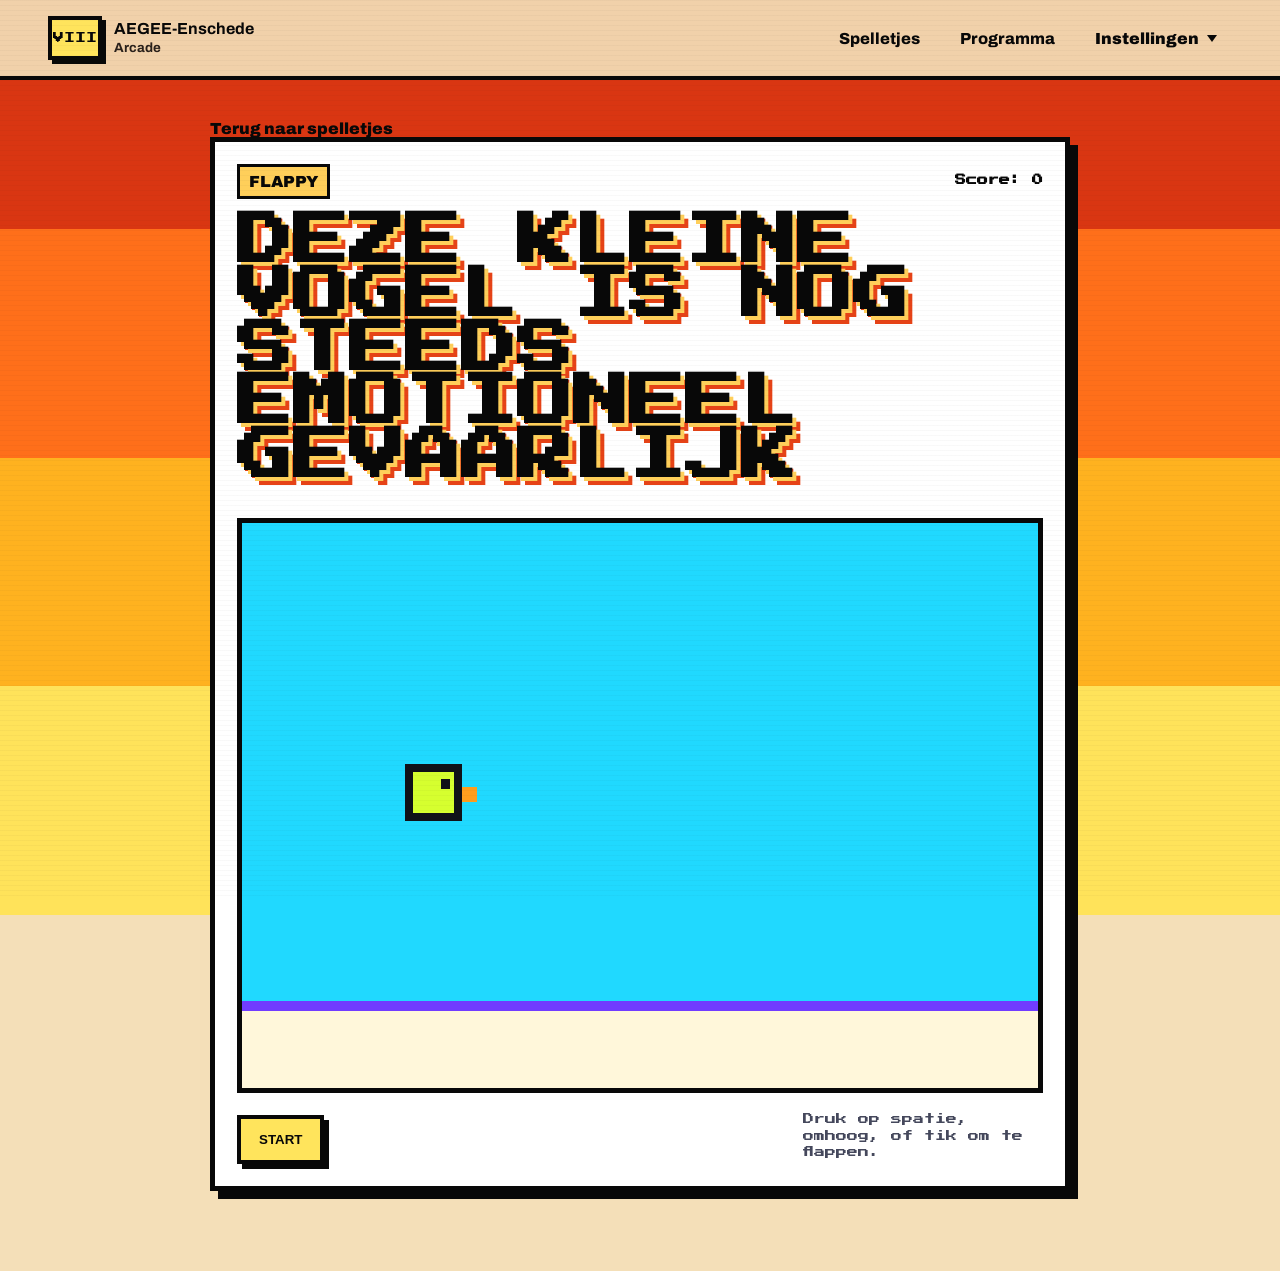
<file: flappy.html>
<!doctype html>
<html lang="nl">
  <head>
    <meta charset="utf-8">
    <meta name="viewport" content="width=device-width, initial-scale=1">
    <title>Flappy | Lustrum VIII Arcade</title>
    <link rel="preconnect" href="https://fonts.googleapis.com">
    <link rel="preconnect" href="https://fonts.gstatic.com" crossorigin>
    <link href="https://fonts.googleapis.com/css2?family=Archivo:wght@400;600;700;800&family=Press+Start+2P&display=swap" rel="stylesheet">
    <link rel="stylesheet" href="styles.css">
  </head>
  <body class="game-page">
    <div class="scanlines" aria-hidden="true"></div>
    <header class="site-header">
      <a class="brand" href="index.html"><span class="brand-mark">VIII</span><span><strong>AEGEE-Enschede</strong><small>Arcade</small></span></a>
      <nav aria-label="Main navigation"><a href="games.html" data-i18n="navGames">Spelletjes</a><a href="index.html#activities" data-i18n="navProgramme">Programma</a><details class="settings-menu"><summary data-i18n="navSettings">Instellingen</summary><div class="settings-panel"><div class="language-switch" aria-label="Language"><button class="language-option" type="button" data-lang="nl">NL</button><button class="language-option" type="button" data-lang="en">EN</button></div><button class="theme-toggle" id="theme-toggle" type="button" aria-pressed="false"><span class="toggle-icon" aria-hidden="true"></span><span class="toggle-label">Donker</span></button></div></details></nav>
    </header>
    <main class="game-page-shell">
      <a class="back-link" href="games.html" data-i18n="backToGames">Terug naar spelletjes</a>
      <article class="game-card single-game flappy-game">
        <div class="game-topline"><p class="tag">Flappy</p><strong>Score: <span id="flappy-score">0</span></strong></div>
        <h1 data-i18n="gameFlappyTitle">Deze Kleine Vogel Is Nog Steeds Emotioneel Gevaarlijk</h1>
        <canvas id="flappy-board" width="420" height="300" aria-label="Playable flappy bird style game"></canvas>
        <div class="game-controls"><button class="button card-button" id="flappy-start" type="button" data-i18n="gameStart">Start</button><span data-i18n="flappyControls">Druk op spatie, omhoog, of tik om te flappen.</span></div>
      </article>
    </main>
    <script src="script.js"></script>
  </body>
</html>
</file>
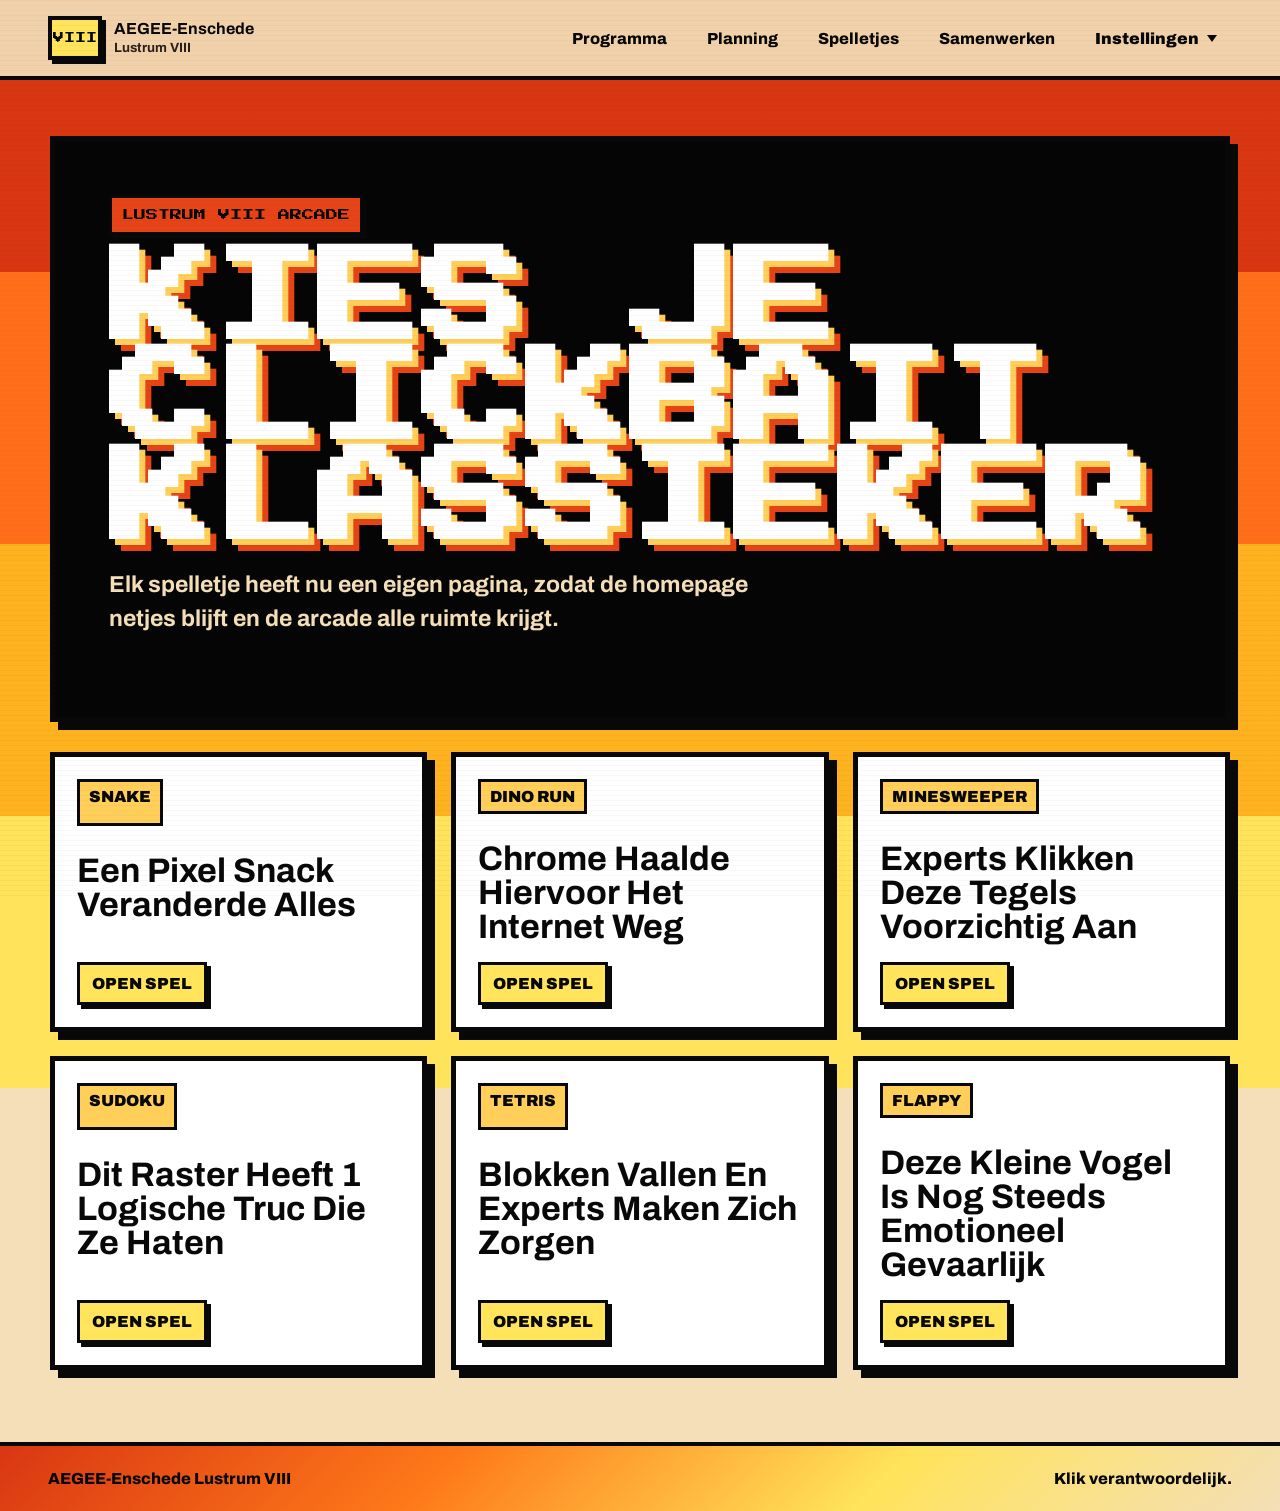
<file: games.html>
<!doctype html>
<html lang="nl">
  <head>
    <meta charset="utf-8">
    <meta name="viewport" content="width=device-width, initial-scale=1">
    <title>Spelletjes | AEGEE-Enschede Lustrum VIII</title>
    <meta name="description" content="Speel de Lustrum VIII clickbait arcade games.">
    <link rel="preconnect" href="https://fonts.googleapis.com">
    <link rel="preconnect" href="https://fonts.gstatic.com" crossorigin>
    <link
      href="https://fonts.googleapis.com/css2?family=Archivo:wght@400;600;700;800&family=Press+Start+2P&display=swap"
      rel="stylesheet"
    >
    <link rel="stylesheet" href="styles.css">
  </head>
  <body>
    <div class="scanlines" aria-hidden="true"></div>

    <header class="site-header">
      <a class="brand" href="index.html" aria-label="AEGEE-Enschede Lustrum VIII home">
        <span class="brand-mark">VIII</span>
        <span>
          <strong>AEGEE-Enschede</strong>
          <small>Lustrum VIII</small>
        </span>
      </a>
      <nav aria-label="Main navigation">
        <a href="index.html#activities" data-i18n="navProgramme">Programma</a>
        <a href="index.html#schedule">Planning</a>
        <a href="games.html" data-i18n="navGames">Spelletjes</a>
        <a href="collaboration.html" data-i18n="navCollaboration">Samenwerken</a>
        <details class="settings-menu">
          <summary data-i18n="navSettings">Instellingen</summary>
          <div class="settings-panel">
            <div class="language-switch" aria-label="Language">
              <button class="language-option" type="button" data-lang="nl">NL</button>
              <button class="language-option" type="button" data-lang="en">EN</button>
            </div>
            <button class="theme-toggle" id="theme-toggle" type="button" aria-pressed="false">
              <span class="toggle-icon" aria-hidden="true"></span>
              <span class="toggle-label">Donker</span>
            </button>
          </div>
        </details>
      </nav>
    </header>

    <main>
      <section class="arcade-hero" aria-labelledby="arcade-title">
        <p class="kicker" data-i18n="gamesHubKicker">Lustrum VIII Arcade</p>
        <h1 id="arcade-title" data-i18n="gamesHubTitle">Kies je clickbait klassieker</h1>
        <p class="hero-copy" data-i18n="gamesHubCopy">
          Elk spelletje heeft nu een eigen pagina, zodat de homepage netjes
          blijft en de arcade alle ruimte krijgt.
        </p>
      </section>

      <section class="game-link-grid" aria-label="Spelletjes">
        <a class="game-link-card" href="snake.html">
          <span class="tag">Snake</span>
          <strong data-i18n="gameSnakeTitle">Een Pixel Snack Veranderde Alles</strong>
          <span data-i18n="openGame">Open spel</span>
        </a>
        <a class="game-link-card" href="dinorun.html">
          <span class="tag">Dino Run</span>
          <strong data-i18n="gameDinoTitle">Chrome Haalde Hiervoor Het Internet Weg</strong>
          <span data-i18n="openGame">Open spel</span>
        </a>
        <a class="game-link-card" href="minesweeper.html">
          <span class="tag">Minesweeper</span>
          <strong data-i18n="gameMinesTitle">Experts Klikken Deze Tegels Voorzichtig Aan</strong>
          <span data-i18n="openGame">Open spel</span>
        </a>
        <a class="game-link-card" href="sudoku.html">
          <span class="tag">Sudoku</span>
          <strong data-i18n="gameSudokuTitle">Dit Raster Heeft 1 Logische Truc Die Ze Haten</strong>
          <span data-i18n="openGame">Open spel</span>
        </a>
        <a class="game-link-card" href="tetris.html">
          <span class="tag">Tetris</span>
          <strong data-i18n="gameTetrisTitle">Blokken Vallen En Experts Maken Zich Zorgen</strong>
          <span data-i18n="openGame">Open spel</span>
        </a>
        <a class="game-link-card" href="flappy.html">
          <span class="tag">Flappy</span>
          <strong data-i18n="gameFlappyTitle">Deze Kleine Vogel Is Nog Steeds Emotioneel Gevaarlijk</strong>
          <span data-i18n="openGame">Open spel</span>
        </a>
      </section>
    </main>

    <footer>
      <span>AEGEE-Enschede Lustrum VIII</span>
      <span data-i18n="footerLine">Klik verantwoordelijk.</span>
    </footer>

    <script src="script.js"></script>
  </body>
</html>
</file>
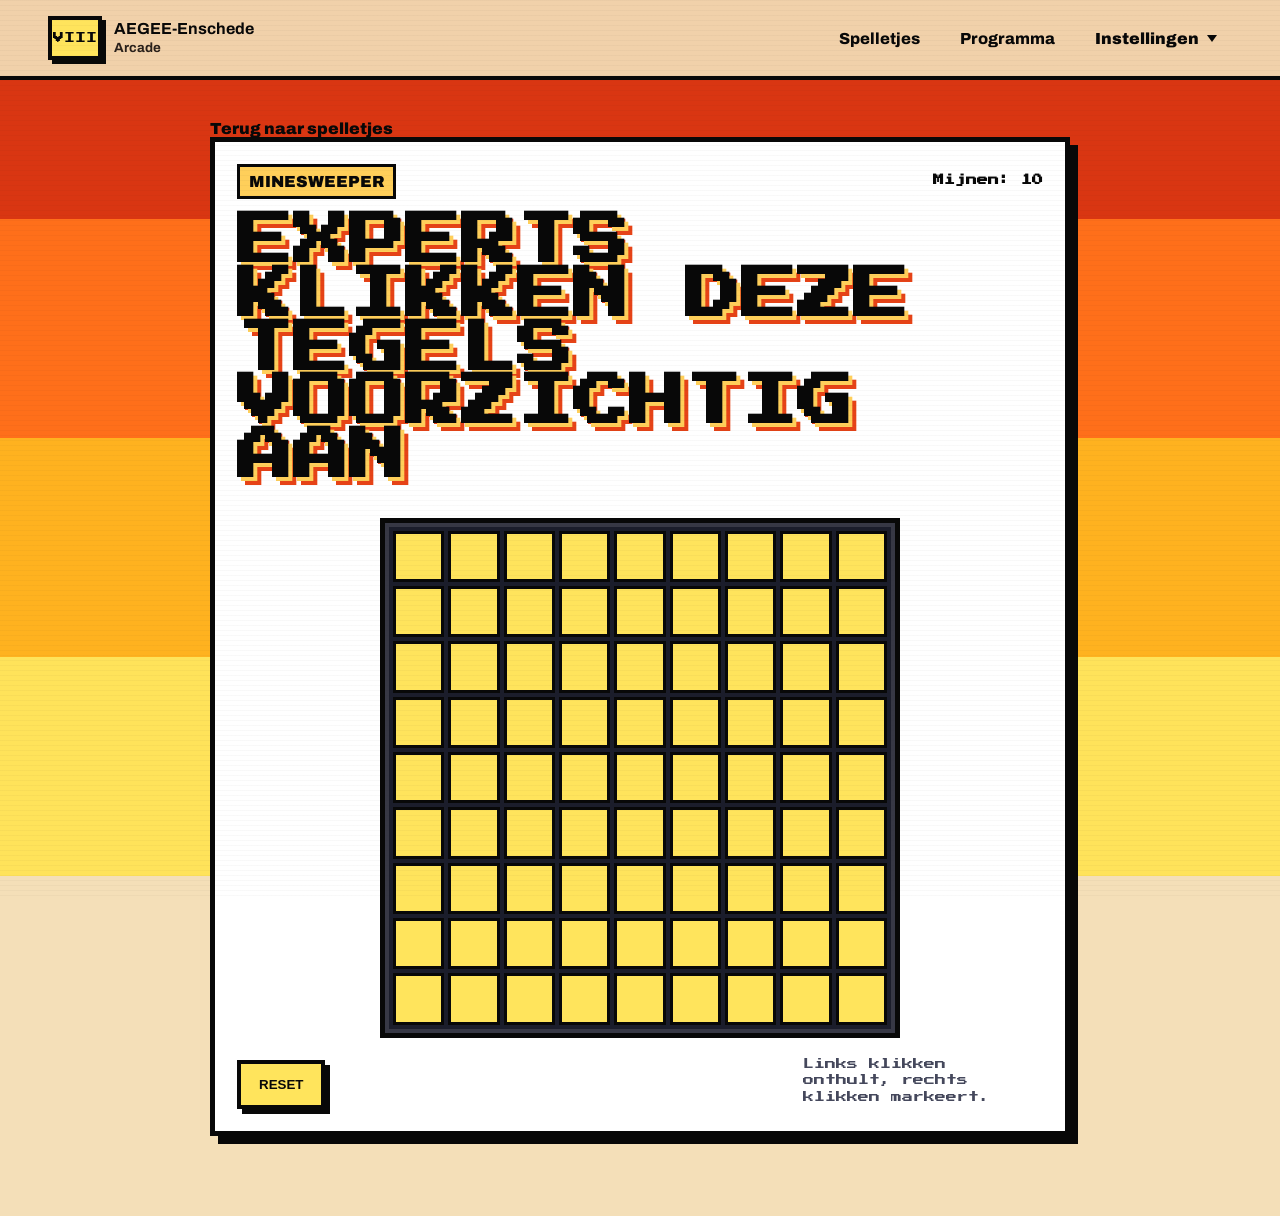
<file: minesweeper.html>
<!doctype html>
<html lang="nl">
  <head>
    <meta charset="utf-8">
    <meta name="viewport" content="width=device-width, initial-scale=1">
    <title>Minesweeper | Lustrum VIII Arcade</title>
    <link rel="preconnect" href="https://fonts.googleapis.com">
    <link rel="preconnect" href="https://fonts.gstatic.com" crossorigin>
    <link href="https://fonts.googleapis.com/css2?family=Archivo:wght@400;600;700;800&family=Press+Start+2P&display=swap" rel="stylesheet">
    <link rel="stylesheet" href="styles.css">
  </head>
  <body class="game-page">
    <div class="scanlines" aria-hidden="true"></div>
    <header class="site-header">
      <a class="brand" href="index.html"><span class="brand-mark">VIII</span><span><strong>AEGEE-Enschede</strong><small>Arcade</small></span></a>
      <nav aria-label="Main navigation"><a href="games.html" data-i18n="navGames">Spelletjes</a><a href="index.html#activities" data-i18n="navProgramme">Programma</a><details class="settings-menu"><summary data-i18n="navSettings">Instellingen</summary><div class="settings-panel"><div class="language-switch" aria-label="Language"><button class="language-option" type="button" data-lang="nl">NL</button><button class="language-option" type="button" data-lang="en">EN</button></div><button class="theme-toggle" id="theme-toggle" type="button" aria-pressed="false"><span class="toggle-icon" aria-hidden="true"></span><span class="toggle-label">Donker</span></button></div></details></nav>
    </header>
    <main class="game-page-shell">
      <a class="back-link" href="games.html" data-i18n="backToGames">Terug naar spelletjes</a>
      <article class="game-card single-game mines-game">
        <div class="game-topline"><p class="tag">Minesweeper</p><strong><span data-i18n="minesLabel">Mijnen</span>: <span id="mine-count">10</span></strong></div>
        <h1 data-i18n="gameMinesTitle">Experts Klikken Deze Tegels Voorzichtig Aan</h1>
        <div class="mine-board" id="mine-board" aria-label="Playable minesweeper board"></div>
        <div class="game-controls"><button class="button card-button" id="mine-reset" type="button" data-i18n="gameReset">Reset</button><span id="mine-status" data-i18n="mineStatus">Links klikken onthult, rechts klikken markeert.</span></div>
      </article>
    </main>
    <script src="script.js"></script>
  </body>
</html>
</file>
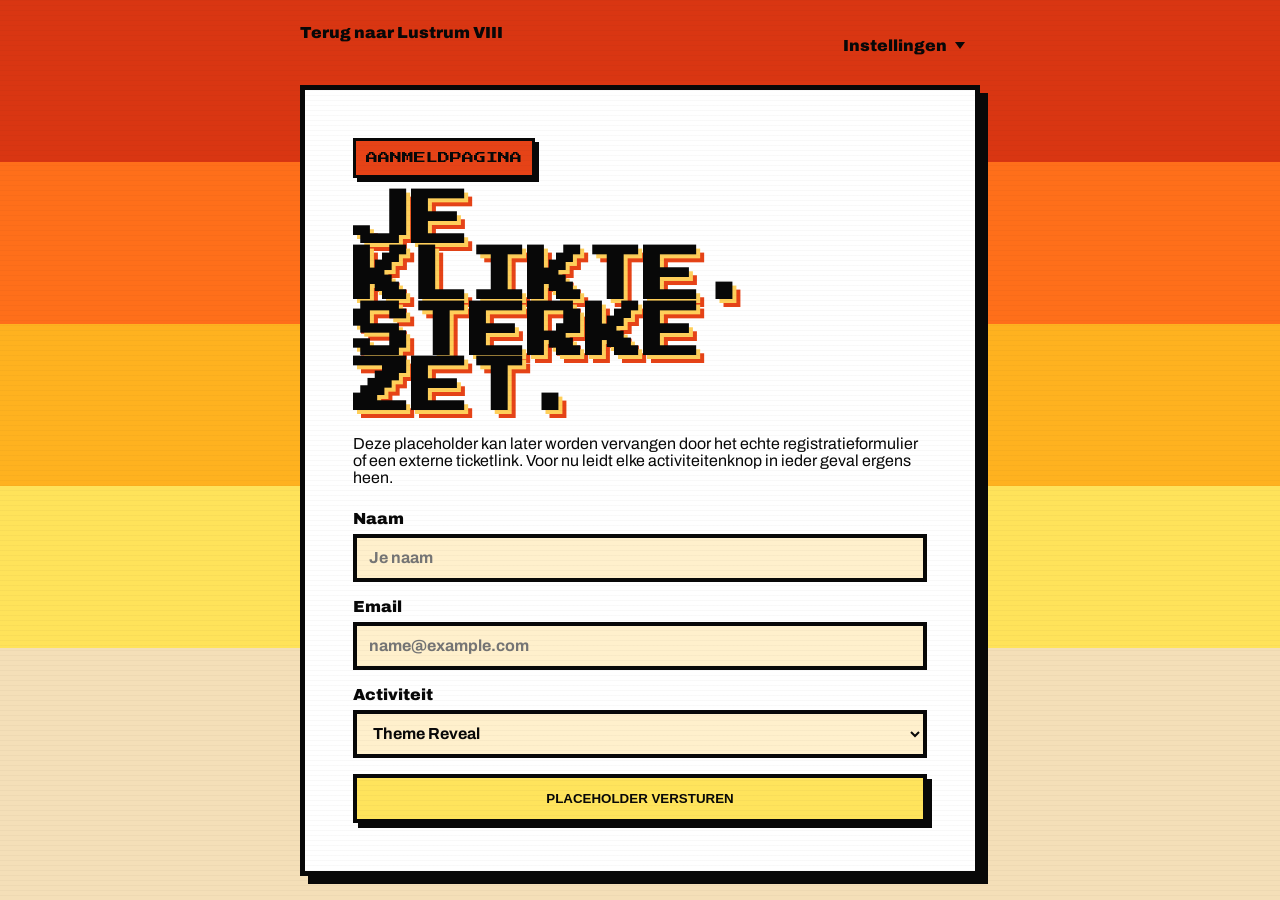
<file: signup.html>
<!doctype html>
<html lang="nl">
  <head>
    <meta charset="utf-8">
    <meta name="viewport" content="width=device-width, initial-scale=1">
    <title>Sign up | AEGEE-Enschede Lustrum VIII</title>
    <link rel="preconnect" href="https://fonts.googleapis.com">
    <link rel="preconnect" href="https://fonts.gstatic.com" crossorigin>
    <link
      href="https://fonts.googleapis.com/css2?family=Archivo:wght@400;600;700;800&family=Press+Start+2P&display=swap"
      rel="stylesheet"
    >
    <link rel="stylesheet" href="styles.css">
  </head>
  <body class="signup-page">
    <div class="scanlines" aria-hidden="true"></div>
    <main class="signup-shell">
      <div class="signup-topbar">
        <a class="back-link" href="index.html" data-i18n="backToSite">Terug naar Lustrum VIII</a>
        <details class="settings-menu">
          <summary data-i18n="navSettings">Instellingen</summary>
          <div class="settings-panel">
            <div class="language-switch" aria-label="Language">
              <button class="language-option" type="button" data-lang="nl">NL</button>
              <button class="language-option" type="button" data-lang="en">EN</button>
            </div>
            <button class="theme-toggle" id="theme-toggle" type="button" aria-pressed="false">
              <span class="toggle-icon" aria-hidden="true"></span>
              <span class="toggle-label">Donker</span>
            </button>
          </div>
        </details>
      </div>
      <section class="signup-card" aria-labelledby="signup-title">
        <p class="kicker" data-i18n="signupKicker">Aanmeldpagina</p>
        <h1 id="signup-title" data-i18n="signupTitle">Je klikte. Sterke zet.</h1>
        <p data-i18n="signupCopy">
          Deze placeholder kan later worden vervangen door het echte
          registratieformulier of een externe ticketlink. Voor nu leidt elke
          activiteitenknop in ieder geval ergens heen.
        </p>
        <form>
          <label>
            <span data-i18n="formName">Naam</span>
            <input type="text" name="name" placeholder="Je naam" data-i18n-placeholder="formNamePlaceholder">
          </label>
          <label>
            Email
            <input type="email" name="email" placeholder="name@example.com">
          </label>
          <label>
            <span data-i18n="formActivity">Activiteit</span>
            <select name="activity" id="activity-select">
              <option value="theme-reveal" data-i18n="optionThemeReveal">Theme Reveal</option>
              <option value="achtste-van-de-achtste" data-i18n="optionEight">8ste van de 8ste</option>
              <option value="goed-doel-borrel" data-i18n="optionCharity">Goede Doelen Borrel</option>
              <option value="kerstdiner" data-i18n="optionDinner">Kerstdiner</option>
              <option value="mini-wintersport" data-i18n="optionWinter">Mini Wintersport</option>
              <option value="gala-run-up" data-i18n="optionRunup">Gala Aanloop</option>
              <option value="lustrum-gala" data-i18n="optionGala">Lustrum Gala</option>
              <option value="full-pass" data-i18n="optionFullPass">Volledige Lustrum Pas</option>
            </select>
          </label>
          <button class="button primary" type="button" data-i18n="submitPlaceholder">Placeholder versturen</button>
        </form>
      </section>
    </main>
    <script src="script.js"></script>
  </body>
</html>
</file>
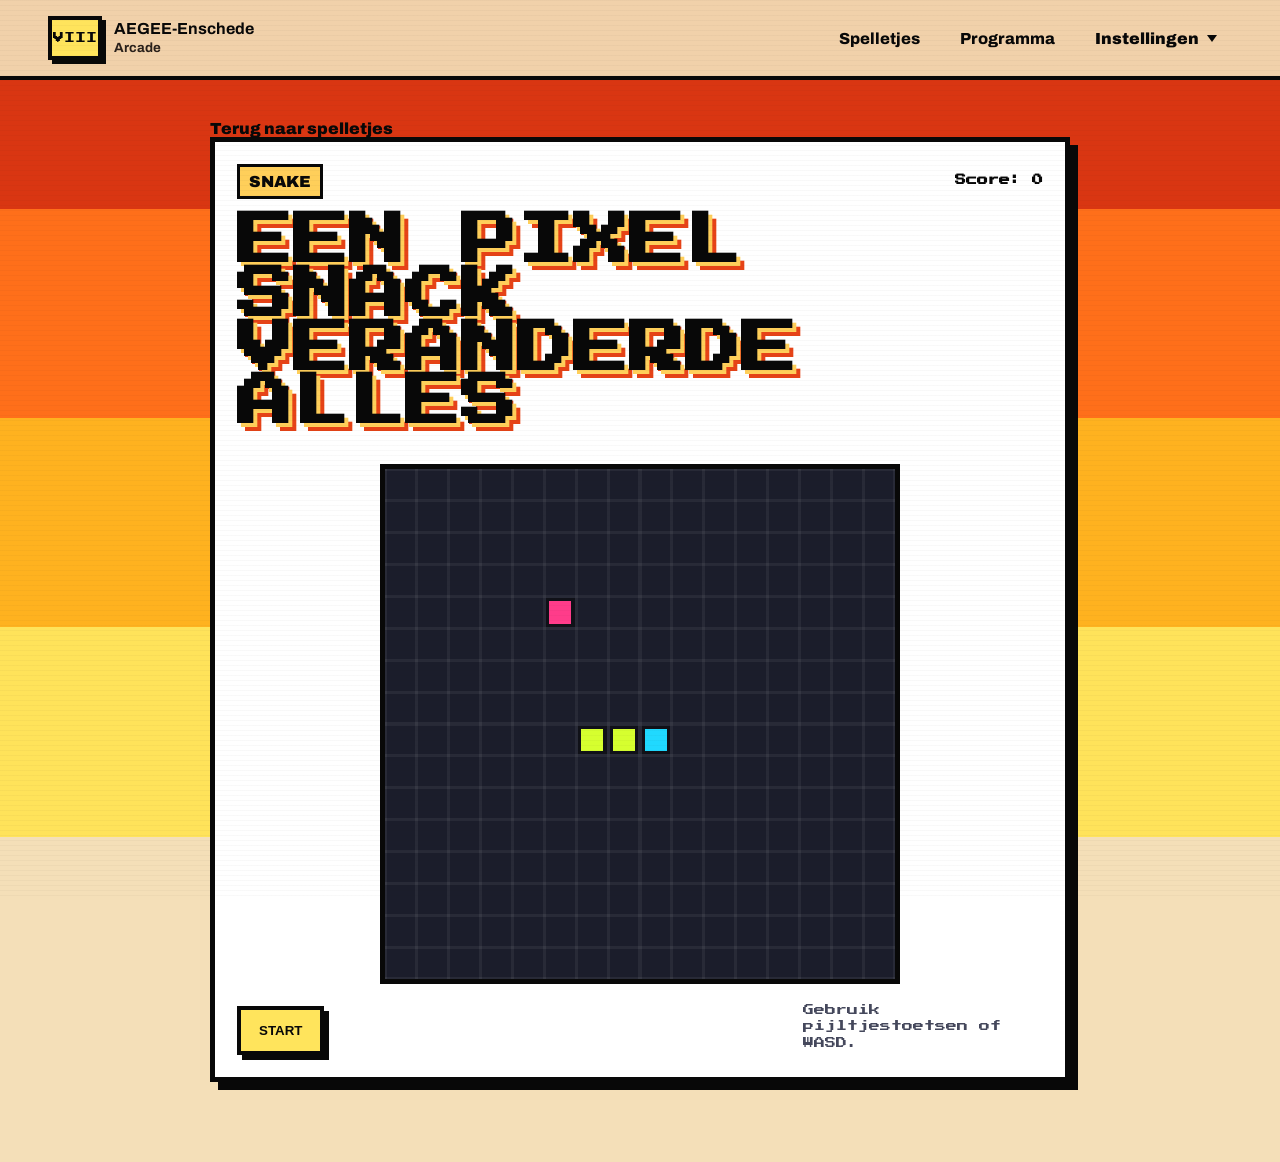
<file: snake.html>
<!doctype html>
<html lang="nl">
  <head>
    <meta charset="utf-8">
    <meta name="viewport" content="width=device-width, initial-scale=1">
    <title>Snake | Lustrum VIII Arcade</title>
    <link rel="preconnect" href="https://fonts.googleapis.com">
    <link rel="preconnect" href="https://fonts.gstatic.com" crossorigin>
    <link href="https://fonts.googleapis.com/css2?family=Archivo:wght@400;600;700;800&family=Press+Start+2P&display=swap" rel="stylesheet">
    <link rel="stylesheet" href="styles.css">
  </head>
  <body class="game-page">
    <div class="scanlines" aria-hidden="true"></div>
    <header class="site-header">
      <a class="brand" href="index.html"><span class="brand-mark">VIII</span><span><strong>AEGEE-Enschede</strong><small>Arcade</small></span></a>
      <nav aria-label="Main navigation">
        <a href="games.html" data-i18n="navGames">Spelletjes</a>
        <a href="index.html#activities" data-i18n="navProgramme">Programma</a>
        <details class="settings-menu"><summary data-i18n="navSettings">Instellingen</summary><div class="settings-panel"><div class="language-switch" aria-label="Language"><button class="language-option" type="button" data-lang="nl">NL</button><button class="language-option" type="button" data-lang="en">EN</button></div><button class="theme-toggle" id="theme-toggle" type="button" aria-pressed="false"><span class="toggle-icon" aria-hidden="true"></span><span class="toggle-label">Donker</span></button></div></details>
      </nav>
    </header>
    <main class="game-page-shell">
      <a class="back-link" href="games.html" data-i18n="backToGames">Terug naar spelletjes</a>
      <article class="game-card single-game snake-game">
        <div class="game-topline"><p class="tag">Snake</p><strong>Score: <span id="snake-score">0</span></strong></div>
        <h1 data-i18n="gameSnakeTitle">Een Pixel Snack Veranderde Alles</h1>
        <canvas id="snake-board" width="320" height="320" aria-label="Playable snake game"></canvas>
        <div class="game-controls"><button class="button card-button" id="snake-start" type="button" data-i18n="gameStart">Start</button><span data-i18n="snakeControls">Gebruik pijltjestoetsen of WASD.</span></div>
      </article>
    </main>
    <script src="script.js"></script>
  </body>
</html>
</file>
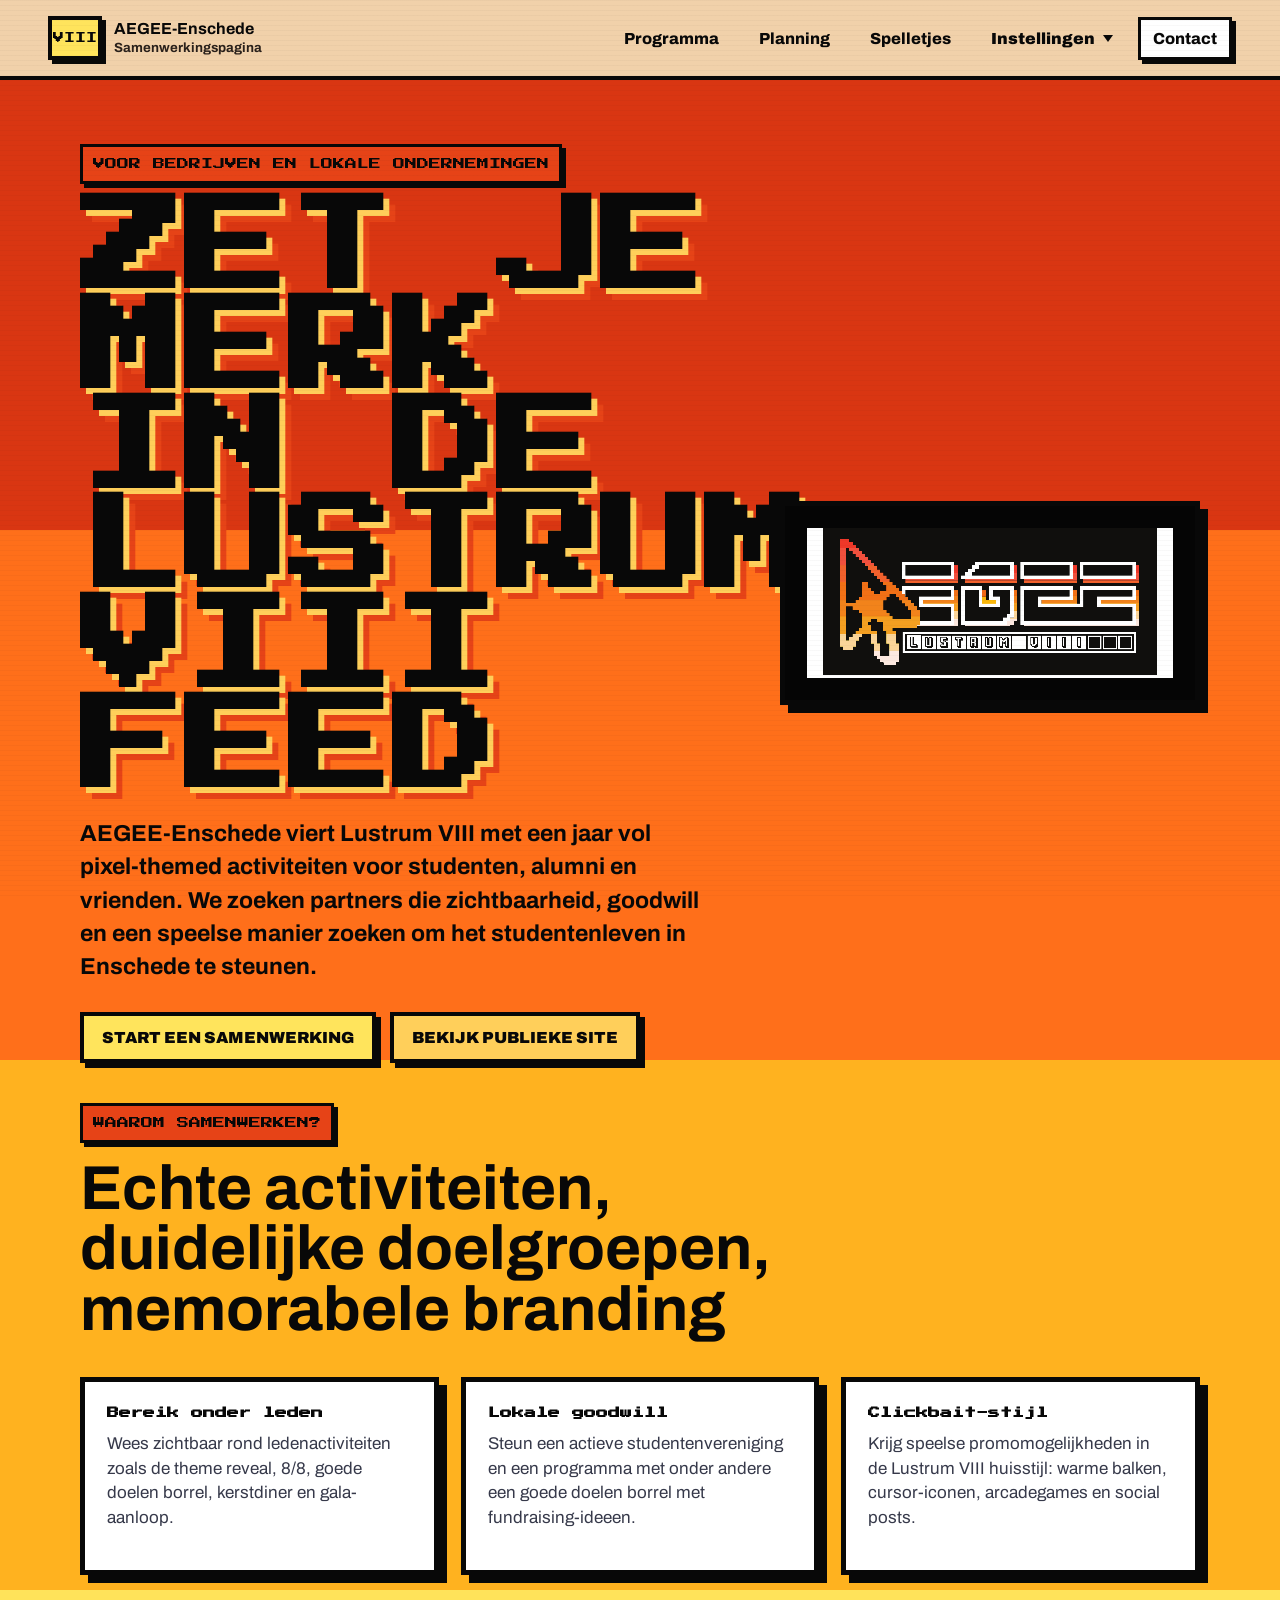
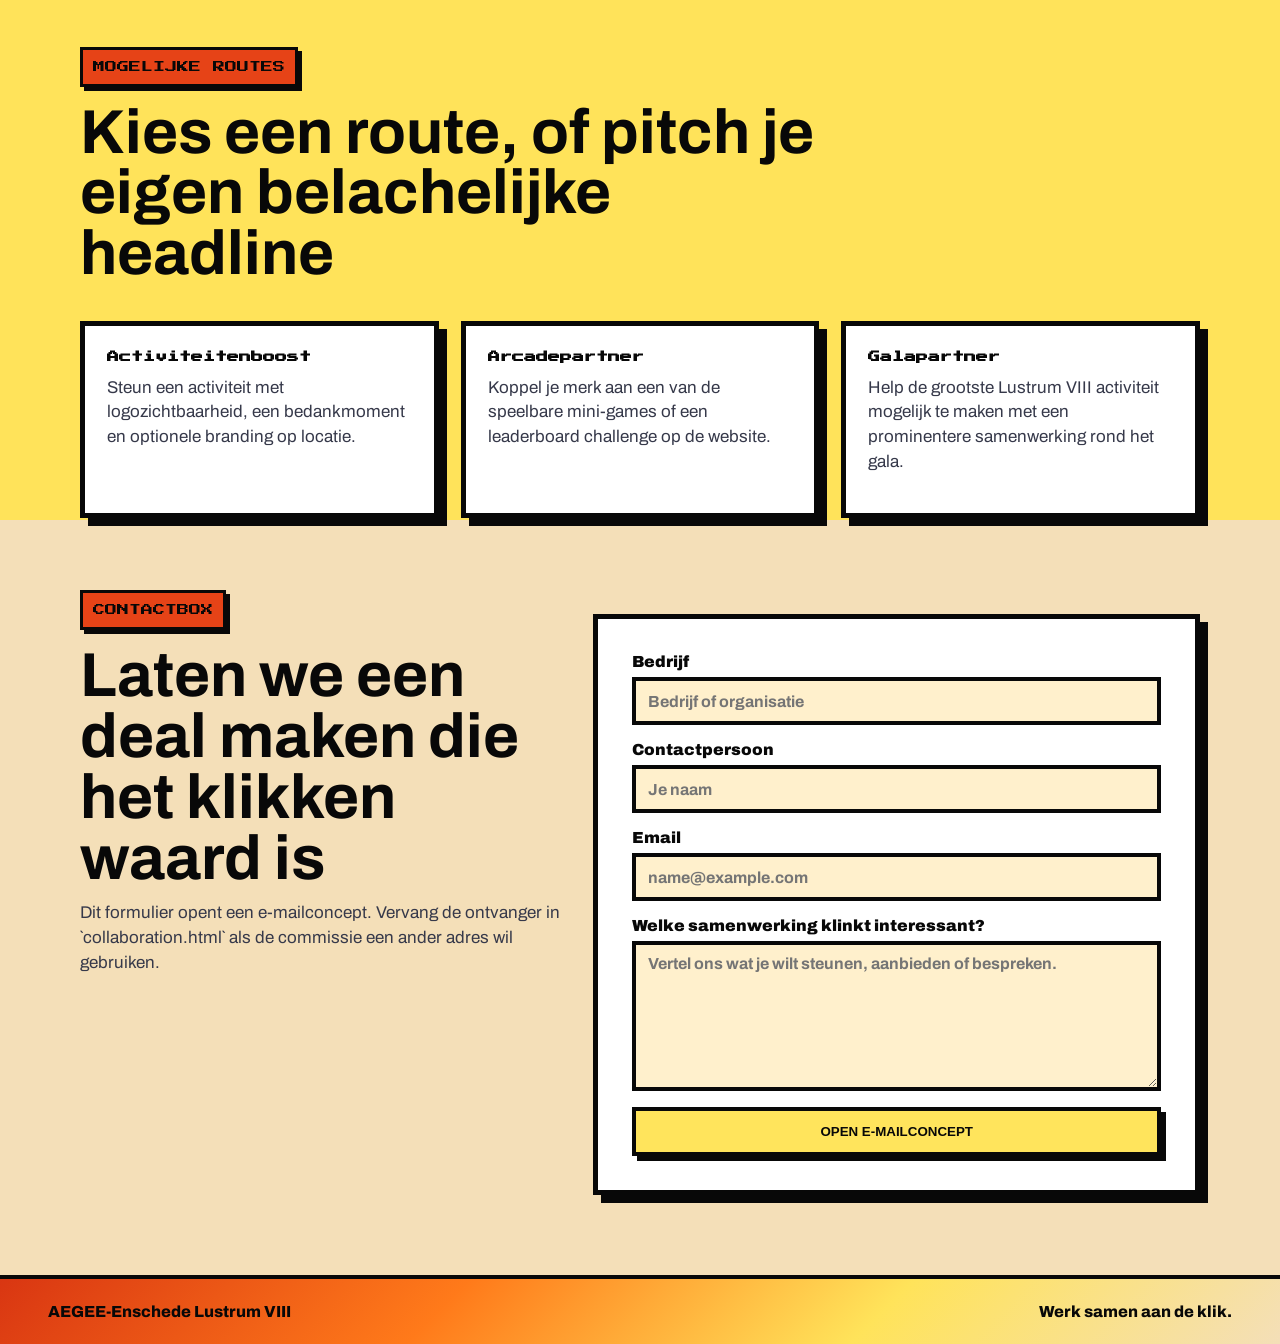
<file: sponsor.html>
<!doctype html>
<html lang="en">
  <head>
    <meta charset="utf-8">
    <meta http-equiv="refresh" content="0; url=collaboration.html">
    <meta name="viewport" content="width=device-width, initial-scale=1">
    <title>Redirecting | Lustrum VIII Collaboration</title>
    <link rel="canonical" href="collaboration.html">
  </head>
  <body>
    <p><a href="collaboration.html">Open the collaboration page</a></p>
  </body>
</html>
</file>
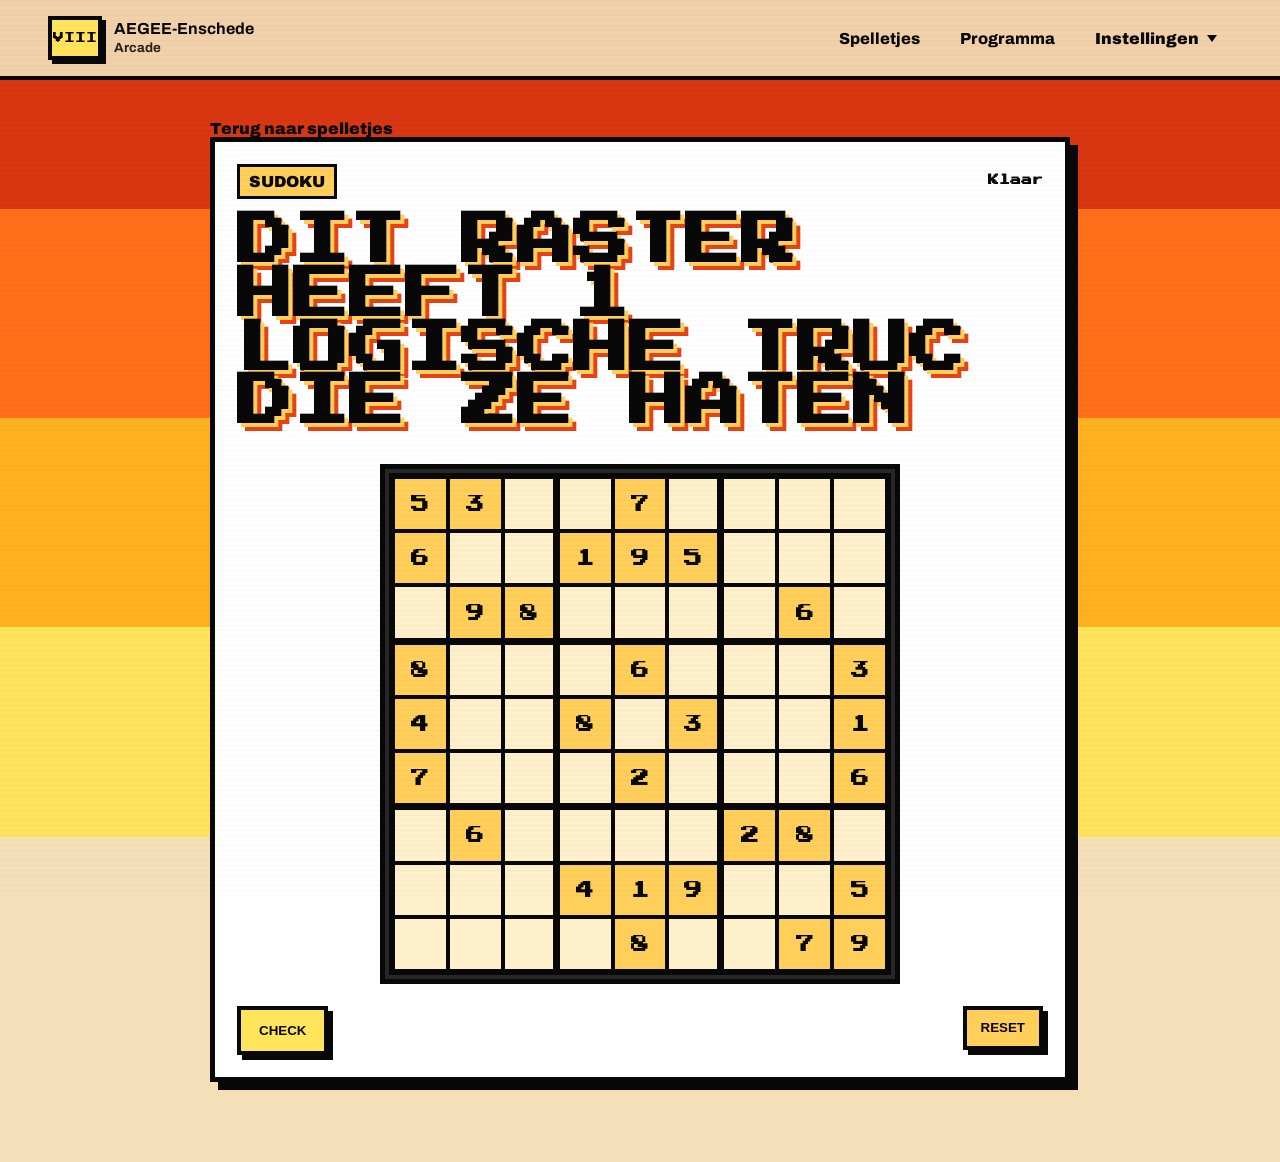
<file: sudoku.html>
<!doctype html>
<html lang="nl">
  <head>
    <meta charset="utf-8">
    <meta name="viewport" content="width=device-width, initial-scale=1">
    <title>Sudoku | Lustrum VIII Arcade</title>
    <link rel="preconnect" href="https://fonts.googleapis.com">
    <link rel="preconnect" href="https://fonts.gstatic.com" crossorigin>
    <link href="https://fonts.googleapis.com/css2?family=Archivo:wght@400;600;700;800&family=Press+Start+2P&display=swap" rel="stylesheet">
    <link rel="stylesheet" href="styles.css">
  </head>
  <body class="game-page">
    <div class="scanlines" aria-hidden="true"></div>
    <header class="site-header">
      <a class="brand" href="index.html"><span class="brand-mark">VIII</span><span><strong>AEGEE-Enschede</strong><small>Arcade</small></span></a>
      <nav aria-label="Main navigation"><a href="games.html" data-i18n="navGames">Spelletjes</a><a href="index.html#activities" data-i18n="navProgramme">Programma</a><details class="settings-menu"><summary data-i18n="navSettings">Instellingen</summary><div class="settings-panel"><div class="language-switch" aria-label="Language"><button class="language-option" type="button" data-lang="nl">NL</button><button class="language-option" type="button" data-lang="en">EN</button></div><button class="theme-toggle" id="theme-toggle" type="button" aria-pressed="false"><span class="toggle-icon" aria-hidden="true"></span><span class="toggle-label">Donker</span></button></div></details></nav>
    </header>
    <main class="game-page-shell">
      <a class="back-link" href="games.html" data-i18n="backToGames">Terug naar spelletjes</a>
      <article class="game-card single-game sudoku-game">
        <div class="game-topline"><p class="tag">Sudoku</p><strong id="sudoku-status" data-i18n="sudokuReady">Klaar</strong></div>
        <h1 data-i18n="gameSudokuTitle">Dit Raster Heeft 1 Logische Truc Die Ze Haten</h1>
        <div class="sudoku-board" id="sudoku-board" aria-label="Playable sudoku board"></div>
        <div class="game-controls"><button class="button card-button" id="sudoku-check" type="button" data-i18n="gameCheck">Check</button><button class="button secondary mini-button" id="sudoku-reset" type="button" data-i18n="gameReset">Reset</button></div>
      </article>
    </main>
    <script src="script.js"></script>
  </body>
</html>
</file>
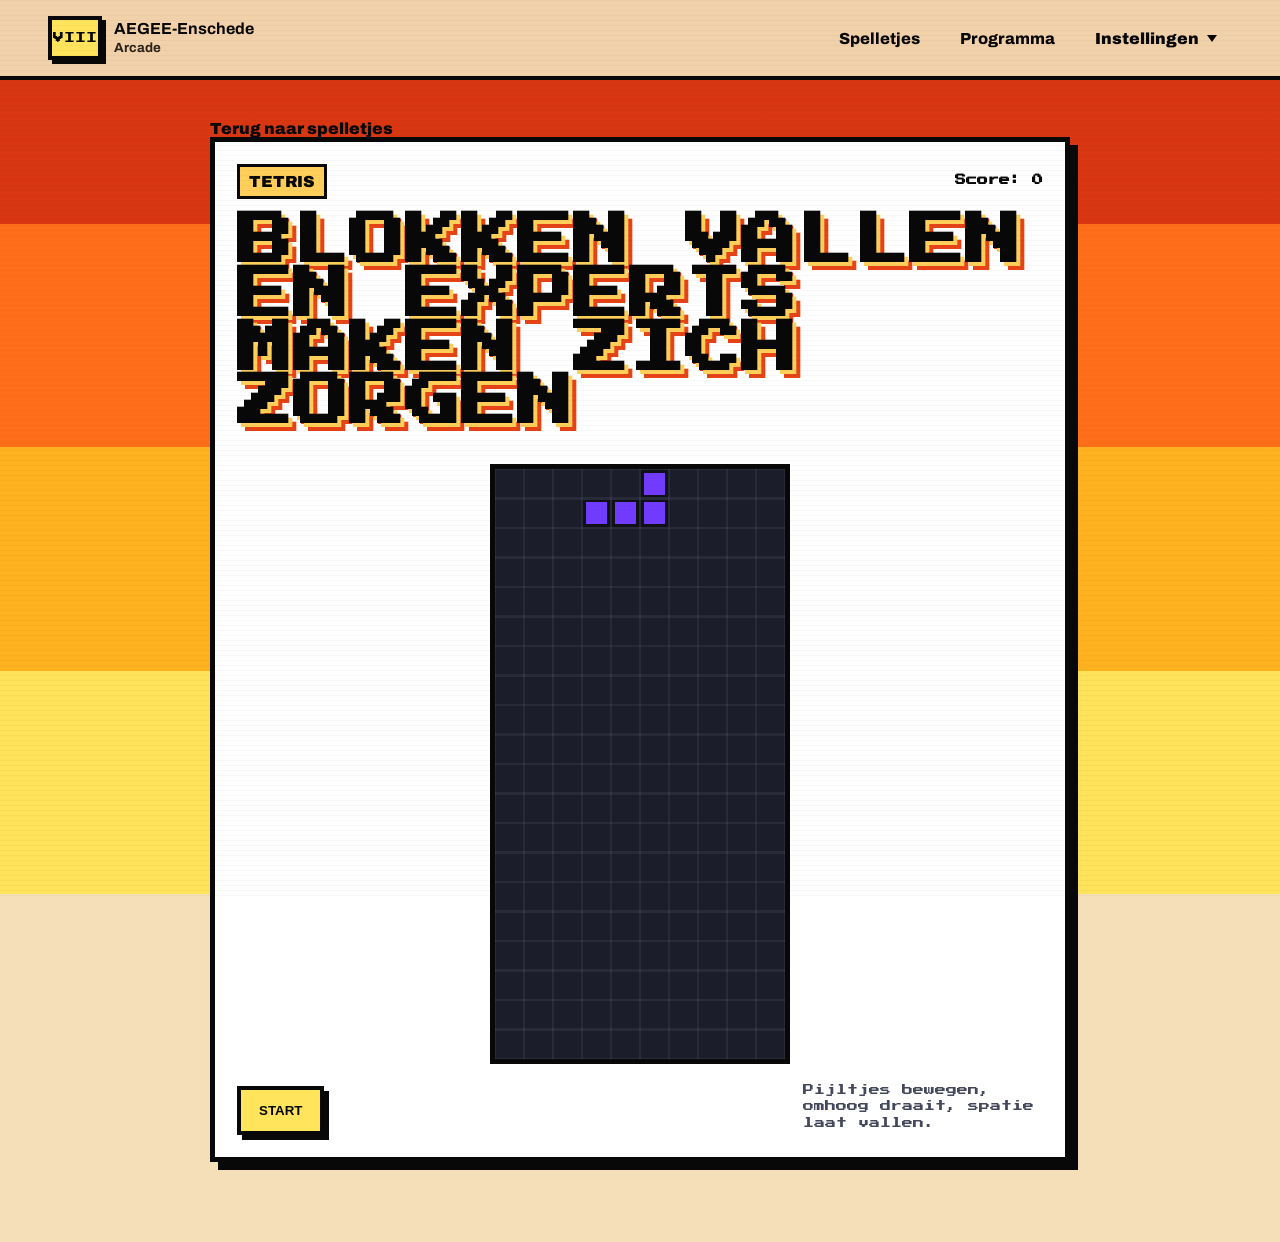
<file: tetris.html>
<!doctype html>
<html lang="nl">
  <head>
    <meta charset="utf-8">
    <meta name="viewport" content="width=device-width, initial-scale=1">
    <title>Tetris | Lustrum VIII Arcade</title>
    <link rel="preconnect" href="https://fonts.googleapis.com">
    <link rel="preconnect" href="https://fonts.gstatic.com" crossorigin>
    <link href="https://fonts.googleapis.com/css2?family=Archivo:wght@400;600;700;800&family=Press+Start+2P&display=swap" rel="stylesheet">
    <link rel="stylesheet" href="styles.css">
  </head>
  <body class="game-page">
    <div class="scanlines" aria-hidden="true"></div>
    <header class="site-header">
      <a class="brand" href="index.html"><span class="brand-mark">VIII</span><span><strong>AEGEE-Enschede</strong><small>Arcade</small></span></a>
      <nav aria-label="Main navigation"><a href="games.html" data-i18n="navGames">Spelletjes</a><a href="index.html#activities" data-i18n="navProgramme">Programma</a><details class="settings-menu"><summary data-i18n="navSettings">Instellingen</summary><div class="settings-panel"><div class="language-switch" aria-label="Language"><button class="language-option" type="button" data-lang="nl">NL</button><button class="language-option" type="button" data-lang="en">EN</button></div><button class="theme-toggle" id="theme-toggle" type="button" aria-pressed="false"><span class="toggle-icon" aria-hidden="true"></span><span class="toggle-label">Donker</span></button></div></details></nav>
    </header>
    <main class="game-page-shell">
      <a class="back-link" href="games.html" data-i18n="backToGames">Terug naar spelletjes</a>
      <article class="game-card single-game tetris-game">
        <div class="game-topline"><p class="tag">Tetris</p><strong>Score: <span id="tetris-score">0</span></strong></div>
        <h1 data-i18n="gameTetrisTitle">Blokken Vallen En Experts Maken Zich Zorgen</h1>
        <canvas id="tetris-board" width="240" height="480" aria-label="Playable tetris game"></canvas>
        <div class="game-controls"><button class="button card-button" id="tetris-start" type="button" data-i18n="gameStart">Start</button><span data-i18n="tetrisControls">Pijltjes bewegen, omhoog draait, spatie laat vallen.</span></div>
      </article>
    </main>
    <script src="script.js"></script>
  </body>
</html>
</file>
<file: styles.css>
:root {
  --ink: #080808;
  --paper: #fff0cc;
  --acid: #ffe45c;
  --cyan: #ffcf5a;
  --hot: #e64317;
  --purple: #b52f12;
  --orange: #ff8a1d;
  --green: #f2b544;
  --panel: #1b1d2b;
  --muted: #2a211b;
  --shadow: 8px 8px 0 #080808;
  --border-gradient: linear-gradient(135deg, #d93612 0%, #ff7a1a 35%, #ffe35a 68%, #f4dfb8 100%);
  --page-bg:
    linear-gradient(
      180deg,
      #d93612 0 18%,
      #ff6f1a 18% 36%,
      #ffb21f 36% 54%,
      #ffe35a 54% 72%,
      #f4dfb8 72% 100%
    );
  --header-bg: rgba(244, 223, 184, 0.92);
  --scanline-color: rgba(8, 8, 8, 0.08);
}

body.dark-mode {
  --ink: #ffffff;
  --paper: #050505;
  --acid: #ffe45c;
  --cyan: #ffcf5a;
  --hot: #e64317;
  --purple: #ff7a1a;
  --orange: #ff8a1d;
  --green: #f2b544;
  --panel: #000000;
  --muted: #f4dfb8;
  --shadow: none;
  --page-bg:
    repeating-linear-gradient(0deg, rgba(255, 227, 90, 0.1) 0 1px, transparent 1px 14px),
    #000000;
  --header-bg: rgba(0, 0, 0, 0.92);
  --scanline-color: rgba(255, 227, 90, 0.12);
}

* {
  box-sizing: border-box;
}

html {
  scroll-behavior: smooth;
}

body {
  margin: 0;
  color: var(--ink);
  background: var(--page-bg);
  background-size: cover;
  font-family: Archivo, system-ui, sans-serif;
  min-height: 100vh;
}

body.dark-mode {
  background-size: 18px 18px, cover;
}

a {
  color: inherit;
  text-decoration: none;
}

.scanlines {
  position: fixed;
  inset: 0;
  z-index: 20;
  pointer-events: none;
  background: repeating-linear-gradient(
    to bottom,
    var(--scanline-color),
    var(--scanline-color) 1px,
    transparent 1px,
    transparent 5px
  );
  mix-blend-mode: multiply;
  opacity: 0.34;
}

body.dark-mode * {
  border-color: transparent;
  border-image: var(--border-gradient) 1;
}

body.dark-mode canvas {
  border-image: var(--border-gradient) 1;
}

.site-header {
  position: sticky;
  top: 0;
  z-index: 10;
  display: flex;
  align-items: center;
  justify-content: space-between;
  gap: 24px;
  padding: 16px clamp(16px, 4vw, 48px);
  border-bottom: 4px solid var(--ink);
  background: var(--header-bg);
  backdrop-filter: blur(10px);
}

.brand {
  display: inline-flex;
  align-items: center;
  gap: 12px;
  min-width: 0;
}

.brand-mark {
  display: grid;
  place-items: center;
  width: 54px;
  height: 44px;
  border: 4px solid var(--ink);
  background: var(--acid);
  box-shadow: 4px 4px 0 var(--ink);
  font-family: "Press Start 2P", monospace;
  font-size: 11px;
}

body.dark-mode .brand-mark,
body.dark-mode .button.primary,
body.dark-mode .button.secondary,
body.dark-mode .card-button,
body.dark-mode .tag,
body.dark-mode .schedule time,
body.dark-mode .theme-toggle,
body.dark-mode .final-cta {
  color: #080808;
}

.brand strong,
.brand small {
  display: block;
  line-height: 1.05;
}

.brand small {
  margin-top: 4px;
  color: var(--muted);
  font-weight: 700;
}

nav {
  display: flex;
  align-items: center;
  gap: 10px;
  font-weight: 800;
}

nav a {
  padding: 10px 12px;
  border: 3px solid transparent;
}

nav a:hover,
.nav-cta {
  border-color: var(--ink);
  background: white;
  box-shadow: 4px 4px 0 var(--ink);
}

.settings-menu {
  position: relative;
  z-index: 30;
}

.settings-menu summary {
  display: inline-flex;
  align-items: center;
  min-height: 43px;
  padding: 10px 12px;
  border: 3px solid transparent;
  font-weight: 900;
  cursor: pointer;
  list-style: none;
}

.settings-menu summary::-webkit-details-marker {
  display: none;
}

.settings-menu summary::after {
  content: "";
  width: 0;
  height: 0;
  margin-left: 8px;
  border-right: 5px solid transparent;
  border-left: 5px solid transparent;
  border-top: 7px solid currentColor;
}

.settings-menu[open] summary,
.settings-menu summary:hover {
  border-color: var(--ink);
  background: white;
  box-shadow: 4px 4px 0 var(--ink);
}

.settings-panel {
  position: absolute;
  top: calc(100% + 10px);
  right: 0;
  display: grid;
  gap: 12px;
  min-width: 220px;
  padding: 14px;
  border: 4px solid var(--ink);
  background: var(--paper);
  box-shadow: 6px 6px 0 var(--ink);
}

.language-switch {
  display: grid;
  grid-template-columns: repeat(2, 1fr);
  gap: 8px;
}

.language-option {
  min-height: 40px;
  border: 3px solid var(--ink);
  background: white;
  color: var(--ink);
  box-shadow: 3px 3px 0 var(--ink);
  font: inherit;
  font-weight: 900;
  cursor: pointer;
}

.language-option.is-active {
  background: var(--orange);
}

body.dark-mode .language-option.is-active {
  background: var(--orange);
  color: #080808;
}

body.dark-mode nav a:hover,
body.dark-mode .nav-cta,
body.dark-mode .settings-menu[open] summary,
body.dark-mode .settings-menu summary:hover {
  background: #000000;
  color: #ffffff;
}

.theme-toggle {
  display: inline-flex;
  align-items: center;
  gap: 8px;
  min-height: 43px;
  padding: 8px 10px;
  border: 3px solid var(--ink);
  background: var(--purple);
  color: white;
  box-shadow: 4px 4px 0 var(--ink);
  font: inherit;
  font-weight: 900;
  text-transform: uppercase;
  cursor: pointer;
}

.settings-panel .theme-toggle {
  width: 100%;
  justify-content: center;
}

.toggle-icon {
  position: relative;
  display: inline-block;
  width: 24px;
  height: 24px;
  border: 3px solid var(--ink);
  background:
    repeating-linear-gradient(90deg, rgba(255, 255, 255, 0.75) 0 3px, transparent 3px 6px),
    var(--acid);
}

body.dark-mode .toggle-icon {
  background:
    repeating-linear-gradient(135deg, rgba(255, 255, 255, 0.8) 0 2px, transparent 2px 5px),
    var(--hot);
}

main {
  width: min(1180px, calc(100% - 32px));
  margin: 0 auto;
}

.hero {
  display: grid;
  grid-template-columns: minmax(0, 1fr) minmax(320px, 460px);
  gap: clamp(24px, 6vw, 72px);
  align-items: center;
  min-height: calc(100vh - 82px);
  padding: 52px 0 42px;
}

.kicker {
  width: fit-content;
  margin: 0 0 16px;
  padding: 8px 10px;
  border: 3px solid var(--ink);
  background: var(--hot);
  color: #080808;
  box-shadow: 4px 4px 0 var(--ink);
  font-family: "Press Start 2P", monospace;
  font-size: clamp(9px, 1.2vw, 12px);
  line-height: 1.5;
  text-transform: uppercase;
}

h1,
h2,
h3,
p {
  margin-top: 0;
}

h1 {
  max-width: 920px;
  margin-bottom: 18px;
  font-family: "Press Start 2P", monospace;
  font-size: clamp(42px, 9vw, 104px);
  line-height: 0.96;
  letter-spacing: 0;
  text-transform: uppercase;
  text-shadow: 6px 6px 0 var(--cyan), 12px 12px 0 var(--hot);
}

h2 {
  margin-bottom: 12px;
  font-size: clamp(32px, 5vw, 62px);
  line-height: 0.98;
}

h3 {
  margin-bottom: 12px;
  font-size: clamp(24px, 3vw, 34px);
  line-height: 1;
}

.hero-copy {
  max-width: 660px;
  margin-bottom: 28px;
  font-size: clamp(18px, 2vw, 23px);
  line-height: 1.45;
  font-weight: 700;
}

.hero-actions,
.activity-body {
  display: flex;
  flex-wrap: wrap;
  gap: 14px;
}

.button {
  display: inline-flex;
  align-items: center;
  justify-content: center;
  min-height: 48px;
  padding: 13px 18px;
  border: 4px solid var(--ink);
  background: white;
  color: var(--ink);
  box-shadow: 5px 5px 0 var(--ink);
  font-weight: 900;
  text-transform: uppercase;
  transition: transform 140ms ease, box-shadow 140ms ease;
}

body.dark-mode .button {
  background: #000000;
  color: #ffffff;
}

.button:hover {
  transform: translate(3px, 3px);
  box-shadow: 2px 2px 0 var(--ink);
}

.button.primary {
  background: var(--acid);
}

.button.secondary {
  background: var(--cyan);
}

.hero-panel,
.activity-card,
.game-card,
.schedule,
.final-cta,
.signup-card {
  border: 5px solid var(--ink);
  background: white;
  box-shadow: var(--shadow);
}

body.dark-mode .hero-panel,
body.dark-mode .logo-showcase,
body.dark-mode .activity-card,
body.dark-mode .game-card,
body.dark-mode .signup-card {
  background: #000000;
  color: #ffffff;
}

.hero-panel {
  overflow: hidden;
  transform: rotate(1deg);
}

.logo-showcase {
  display: grid;
  gap: 18px;
  align-content: center;
  padding: clamp(18px, 3vw, 30px);
  border: 5px solid var(--ink);
  background: #050505;
  box-shadow: var(--shadow);
  transform: rotate(1deg);
}

.logo-showcase img,
.activity-media img,
.sponsor-logo img {
  display: block;
  width: 100%;
  height: auto;
  image-rendering: pixelated;
}

.search-strip {
  overflow: hidden;
  border: 4px solid var(--ink);
  background: white;
}

.search-strip img {
  width: 150%;
  max-width: none;
  transform: translateX(-9%);
}

.browser-bar {
  display: flex;
  gap: 8px;
  padding: 12px;
  border-bottom: 5px solid var(--ink);
  background: var(--panel);
}

.browser-bar span {
  width: 16px;
  height: 16px;
  border: 3px solid var(--ink);
  background: var(--hot);
}

.browser-bar span:nth-child(2) {
  background: var(--orange);
}

.browser-bar span:nth-child(3) {
  background: var(--green);
}

.breaking {
  padding: 14px;
  border-bottom: 5px solid var(--ink);
  background: var(--hot);
  color: #080808;
  font-family: "Press Start 2P", monospace;
  font-size: 13px;
  line-height: 1.45;
}

.pixel-scene {
  position: relative;
  min-height: 330px;
  background:
    linear-gradient(#20d9ff 0 42%, #b8f3ff 42% 56%, #713cff 56% 100%);
  image-rendering: pixelated;
}

.pixel-city {
  position: absolute;
  right: 28px;
  bottom: 0;
  left: 28px;
  display: flex;
  align-items: end;
  gap: 14px;
}

.tower {
  display: block;
  width: 72px;
  border: 4px solid var(--ink);
  background:
    repeating-linear-gradient(90deg, #101118 0 8px, transparent 8px 16px),
    var(--acid);
}

.tower.one {
  height: 118px;
}

.tower.two {
  height: 178px;
  background-color: var(--orange);
}

.tower.three {
  height: 138px;
  background-color: var(--cyan);
}

.tower.four {
  height: 222px;
  background-color: var(--hot);
}

.cursor {
  position: absolute;
  top: 52px;
  left: 44px;
  padding: 16px 12px;
  border: 4px solid var(--ink);
  background: var(--acid);
  box-shadow: 6px 6px 0 var(--ink);
  font-family: "Press Start 2P", monospace;
  transform: rotate(-8deg);
}

.ticker {
  display: grid;
  grid-template-columns: repeat(3, 1fr);
  border-top: 5px solid var(--ink);
  background: var(--paper);
  font-weight: 900;
}

.ticker span {
  padding: 14px;
  border-right: 4px solid var(--ink);
  text-align: center;
}

.ticker span:last-child {
  border-right: 0;
}

.intro {
  display: grid;
  grid-template-columns: repeat(3, 1fr);
  gap: 16px;
  margin-bottom: 72px;
}

.intro div {
  padding: 20px;
  border: 4px solid var(--ink);
  background: rgba(244, 223, 184, 0.9);
  color: #080808;
  box-shadow: 5px 5px 0 var(--ink);
}

body.dark-mode .intro div {
  background: #000000;
}

.intro strong,
.intro span {
  display: block;
}

.intro strong {
  margin-bottom: 8px;
  color: #080808;
  font-family: "Press Start 2P", monospace;
  font-size: 11px;
}

.section-heading {
  max-width: 780px;
  margin-bottom: 28px;
}

.activities {
  display: grid;
  grid-template-columns: repeat(2, minmax(0, 1fr));
  gap: 28px;
}

.activity-card {
  display: grid;
  grid-template-columns: 168px minmax(0, 1fr);
  min-height: 300px;
  overflow: hidden;
}

.wide-activity {
  grid-column: 1 / -1;
  grid-template-columns: minmax(240px, 0.7fr) minmax(0, 1fr);
}

.pixel-art {
  display: grid;
  grid-template-columns: repeat(5, 1fr);
  grid-template-rows: repeat(5, 1fr);
  gap: 4px;
  padding: 18px;
  border-right: 5px solid var(--ink);
  background: var(--panel);
}

.activity-media {
  display: grid;
  align-items: center;
  overflow: hidden;
  min-height: 100%;
  border-right: 5px solid var(--ink);
  background: #050505;
}

.activity-media img {
  min-width: 360px;
  transform: translateX(-18%) scale(1.08);
}

.gradient-media {
  background:
    linear-gradient(
      180deg,
      #ef331f 0 18%,
      #f65d29 18% 36%,
      #fb8111 36% 54%,
      #f7a71b 54% 72%,
      #fde2aa 72% 100%
    );
}

.gradient-media img {
  mix-blend-mode: multiply;
  transform: translateX(-24%) scale(1.2);
}

.cursor-sheet img {
  min-width: 420px;
  transform: translate(-18%, -2%) scale(1.08);
}

.logo-media img {
  min-width: 520px;
  transform: translateX(-8%) scale(1.05);
}

.pixel-art span {
  border: 2px solid rgba(16, 17, 24, 0.32);
  background: transparent;
}

.trophy span:nth-child(3),
.trophy span:nth-child(7),
.trophy span:nth-child(8),
.trophy span:nth-child(9),
.trophy span:nth-child(12),
.trophy span:nth-child(13),
.trophy span:nth-child(14),
.trophy span:nth-child(18),
.trophy span:nth-child(23) {
  background: var(--orange);
}

.cursor-art span:nth-child(1),
.cursor-art span:nth-child(6),
.cursor-art span:nth-child(7),
.cursor-art span:nth-child(11),
.cursor-art span:nth-child(12),
.cursor-art span:nth-child(13),
.cursor-art span:nth-child(16),
.cursor-art span:nth-child(18),
.cursor-art span:nth-child(22) {
  background: var(--cyan);
}

.flame span:nth-child(3),
.flame span:nth-child(7),
.flame span:nth-child(8),
.flame span:nth-child(12),
.flame span:nth-child(13),
.flame span:nth-child(14),
.flame span:nth-child(16),
.flame span:nth-child(17),
.flame span:nth-child(18),
.flame span:nth-child(19),
.flame span:nth-child(22),
.flame span:nth-child(23) {
  background: var(--hot);
}

.disco span:nth-child(2),
.disco span:nth-child(4),
.disco span:nth-child(7),
.disco span:nth-child(8),
.disco span:nth-child(9),
.disco span:nth-child(12),
.disco span:nth-child(13),
.disco span:nth-child(14),
.disco span:nth-child(17),
.disco span:nth-child(19),
.disco span:nth-child(22),
.disco span:nth-child(24) {
  background: var(--acid);
}

.activity-body {
  align-content: space-between;
  padding: 24px;
}

.activity-body p:not(.tag) {
  color: #36394a;
  font-size: 17px;
  line-height: 1.45;
}

body.dark-mode .activity-body p:not(.tag),
body.dark-mode .games-heading p:not(.kicker),
body.dark-mode .game-controls span,
body.dark-mode .game-preview-copy p:not(.kicker),
body.dark-mode .sponsor-card p,
body.dark-mode .package-card p,
body.dark-mode .contact-copy {
  color: var(--muted);
}

.tag {
  width: fit-content;
  margin-bottom: 10px;
  padding: 6px 9px;
  border: 3px solid var(--ink);
  background: var(--cyan);
  font-weight: 900;
  text-transform: uppercase;
}

.card-button {
  margin-top: 6px;
  background: var(--acid);
}

.sponsor-teaser {
  display: grid;
  grid-template-columns: minmax(0, 1fr) auto;
  gap: 28px;
  align-items: center;
  margin: 72px 0 0;
  padding: clamp(26px, 5vw, 44px);
  border: 5px solid var(--ink);
  background: #050505;
  color: white;
  box-shadow: var(--shadow);
}

.sponsor-teaser h2,
.sponsor-teaser p {
  max-width: 820px;
}

.sponsor-teaser p:not(.kicker) {
  margin-bottom: 0;
  color: #f4dfb8;
  font-size: 18px;
  font-weight: 700;
  line-height: 1.45;
}

.sponsor-page main,
.collaboration-page main {
  width: min(1120px, calc(100% - 32px));
}

.sponsor-hero {
  display: grid;
  grid-template-columns: minmax(0, 1fr) minmax(280px, 420px);
  gap: clamp(28px, 6vw, 68px);
  align-items: center;
  padding: 64px 0 40px;
}

.sponsor-logo {
  padding: 22px;
  border: 5px solid var(--ink);
  background: #050505;
  box-shadow: var(--shadow);
}

.sponsor-grid,
.sponsor-packages {
  display: grid;
  grid-template-columns: repeat(3, minmax(0, 1fr));
  gap: 22px;
  margin: 36px 0 72px;
}

.sponsor-card,
.package-card,
.contact-box {
  border: 5px solid var(--ink);
  background: white;
  box-shadow: var(--shadow);
}

.sponsor-card,
.package-card {
  padding: 22px;
}

.sponsor-card strong,
.package-card strong {
  display: block;
  margin-bottom: 10px;
  font-family: "Press Start 2P", monospace;
  font-size: 12px;
  line-height: 1.5;
}

.sponsor-card p,
.package-card p,
.contact-copy {
  color: #36394a;
  font-size: 17px;
  line-height: 1.45;
}

.contact-section {
  display: grid;
  grid-template-columns: minmax(0, 0.8fr) minmax(320px, 1fr);
  gap: 28px;
  align-items: start;
  margin-bottom: 80px;
}

.contact-box {
  padding: clamp(22px, 4vw, 34px);
}

textarea {
  width: 100%;
  min-height: 150px;
  resize: vertical;
  border: 4px solid var(--ink);
  padding: 10px 12px;
  background: var(--paper);
  color: var(--ink);
  font: inherit;
  font-weight: 700;
}

.games-heading {
  margin-top: 84px;
}

.games-heading p:not(.kicker) {
  color: #36394a;
  font-size: 18px;
  font-weight: 700;
  line-height: 1.45;
}

.game-preview {
  display: grid;
  grid-template-columns: minmax(0, 0.9fr) minmax(300px, 1fr);
  gap: 28px;
  align-items: stretch;
  margin: 72px 0 0;
}

.game-preview-copy,
.game-preview-screen,
.arcade-hero,
.game-link-card,
.single-game {
  border: 5px solid var(--ink);
  background: white;
  box-shadow: var(--shadow);
}

.game-preview-copy {
  padding: clamp(26px, 5vw, 44px);
}

.game-preview-copy p:not(.kicker) {
  color: #36394a;
  font-size: 18px;
  font-weight: 700;
  line-height: 1.45;
}

.game-preview-screen {
  position: relative;
  display: grid;
  align-content: stretch;
  overflow: hidden;
  min-height: 360px;
  background: #050505;
  color: white;
}

.preview-browser {
  display: flex;
  gap: 8px;
  padding: 14px;
  border-bottom: 5px solid var(--ink);
  background: var(--border-gradient);
}

.preview-browser i {
  width: 16px;
  height: 16px;
  border: 3px solid var(--ink);
  background: #050505;
}

.preview-grid {
  display: grid;
  grid-template-columns: repeat(8, 1fr);
  gap: 8px;
  padding: 28px;
}

.preview-grid b {
  aspect-ratio: 1;
  border: 3px solid #ffffff;
  background: transparent;
}

.preview-grid b:nth-child(3n),
.preview-grid b:nth-child(5n) {
  background: var(--orange);
}

.preview-grid b:nth-child(7n) {
  background: var(--acid);
}

.preview-label {
  position: absolute;
  right: 22px;
  bottom: 22px;
  padding: 14px 16px;
  border: 4px solid var(--ink);
  background: var(--acid);
  color: #080808;
  box-shadow: 6px 6px 0 var(--ink);
  font-family: "Press Start 2P", monospace;
}

.arcade-hero {
  margin: 56px 0 30px;
  padding: clamp(28px, 6vw, 54px);
  background: #050505;
  color: white;
}

.arcade-hero .hero-copy {
  color: #f4dfb8;
}

.game-link-grid {
  display: grid;
  grid-template-columns: repeat(3, minmax(0, 1fr));
  gap: 24px;
  margin-bottom: 72px;
}

.game-link-card {
  display: grid;
  gap: 18px;
  min-height: 250px;
  padding: 22px;
  color: var(--ink);
}

.game-link-card strong {
  font-size: clamp(24px, 3vw, 34px);
  line-height: 1;
}

.game-link-card > span:last-child {
  align-self: end;
  width: fit-content;
  padding: 10px 12px;
  border: 3px solid var(--ink);
  background: var(--acid);
  box-shadow: 4px 4px 0 var(--ink);
  font-weight: 900;
  text-transform: uppercase;
}

.game-page-shell {
  width: min(860px, calc(100% - 32px));
  margin: 0 auto;
  padding: 40px 0 80px;
}

.single-game {
  padding: clamp(18px, 4vw, 34px);
}

.single-game h1 {
  font-size: clamp(28px, 5vw, 56px);
  text-shadow: 4px 4px 0 var(--cyan), 8px 8px 0 var(--hot);
}

.single-game canvas,
.single-game .mine-board,
.single-game .sudoku-board {
  max-width: 100%;
  justify-self: center;
}

.single-game.snake-game canvas,
.single-game .mine-board,
.single-game .sudoku-board {
  width: min(100%, 520px);
}

.single-game.dino-game canvas,
.single-game.flappy-game canvas {
  width: 100%;
}

.games-grid {
  display: grid;
  grid-template-columns: repeat(2, minmax(0, 1fr));
  gap: 28px;
}

.game-card {
  display: grid;
  gap: 16px;
  align-content: start;
  padding: 22px;
  background: white;
}

.game-topline,
.game-controls {
  display: flex;
  align-items: center;
  justify-content: space-between;
  gap: 12px;
  flex-wrap: wrap;
}

.game-topline .tag {
  margin-bottom: 0;
}

.game-topline strong,
.game-controls span,
#sudoku-status {
  font-family: "Press Start 2P", monospace;
  font-size: 11px;
  line-height: 1.5;
}

.game-controls span {
  max-width: 240px;
  color: #45485c;
}

.game-card canvas,
.mine-board,
.sudoku-board {
  width: 100%;
  border: 5px solid var(--ink);
  background: var(--panel);
  box-shadow: inset 0 0 0 4px rgba(255, 255, 255, 0.12);
  image-rendering: pixelated;
}

.snake-game canvas {
  aspect-ratio: 1;
}

.dino-game canvas {
  aspect-ratio: 26 / 11;
}

.tetris-game canvas {
  width: min(100%, 300px);
  aspect-ratio: 1 / 2;
  justify-self: center;
}

.flappy-game canvas {
  aspect-ratio: 7 / 5;
}

.mine-board {
  display: grid;
  grid-template-columns: repeat(9, minmax(0, 1fr));
  aspect-ratio: 1;
  padding: 8px;
  gap: 4px;
}

.mine-cell,
.sudoku-cell {
  display: grid;
  place-items: center;
  min-width: 0;
  padding: 0;
  border: 3px solid var(--ink);
  color: var(--ink);
  font-family: "Press Start 2P", monospace;
  font-weight: 900;
  line-height: 1;
}

.mine-cell {
  background: var(--acid);
  cursor: pointer;
  font-size: clamp(11px, 2.3vw, 16px);
}

body.dark-mode .mine-cell {
  color: #101118;
}

.mine-cell.revealed {
  background: var(--paper);
}

body.dark-mode .mine-cell.revealed {
  color: var(--ink);
}

.mine-cell.flagged {
  background: var(--hot);
  color: white;
}

.mine-cell.mine-hit {
  background: var(--ink);
  color: var(--hot);
}

.sudoku-board {
  display: grid;
  grid-template-columns: repeat(9, minmax(0, 1fr));
  aspect-ratio: 1;
  padding: 8px;
  gap: 0;
  background: var(--ink);
}

.sudoku-cell {
  width: 100%;
  min-height: 0;
  border-width: 2px;
  background: var(--paper);
  opacity: 1;
  font-size: clamp(12px, 2.2vw, 18px);
  text-align: center;
}

.sudoku-cell:nth-child(3n) {
  border-right-width: 5px;
}

.sudoku-cell:nth-child(n + 19):nth-child(-n + 27),
.sudoku-cell:nth-child(n + 46):nth-child(-n + 54) {
  border-bottom-width: 5px;
}

.sudoku-cell:nth-child(9n) {
  border-right-width: 2px;
}

.sudoku-cell.given {
  background: var(--cyan);
}

.sudoku-cell.wrong {
  background: var(--hot);
  color: white;
}

.mini-button {
  min-height: 44px;
  padding: 10px 14px;
}

.schedule {
  display: grid;
  grid-template-columns: 0.8fr 1.2fr;
  gap: 28px;
  margin: 72px 0 28px;
  padding: clamp(24px, 5vw, 42px);
  background: rgba(244, 223, 184, 0.92);
  color: #080808;
}

.schedule ol {
  display: grid;
  gap: 12px;
  margin: 0;
  padding: 0;
  list-style: none;
}

.schedule li {
  display: grid;
  grid-template-columns: 72px 1fr;
  align-items: center;
  border: 4px solid var(--ink);
  background: white;
  color: var(--ink);
  font-weight: 900;
}

body.dark-mode .schedule li {
  background: var(--paper);
}

.schedule time {
  padding: 16px 10px;
  border-right: 4px solid var(--ink);
  background: var(--orange);
  text-align: center;
}

.schedule li span {
  padding: 16px;
}

.final-cta {
  margin: 32px 0 72px;
  padding: clamp(28px, 6vw, 54px);
  background: var(--acid);
}

footer {
  display: flex;
  justify-content: space-between;
  gap: 16px;
  padding: 24px clamp(16px, 4vw, 48px);
  border-top: 4px solid var(--ink);
  background: var(--border-gradient);
  color: #080808;
  font-weight: 800;
}

body.dark-mode footer {
  background: var(--panel);
  color: var(--ink);
}

.signup-page {
  display: grid;
  min-height: 100vh;
  place-items: center;
}

.signup-shell {
  width: min(680px, calc(100% - 32px));
  margin: 0 auto;
}

.signup-topbar {
  display: flex;
  align-items: flex-start;
  justify-content: space-between;
  gap: 16px;
  margin-bottom: 18px;
}

.back-link {
  display: inline-block;
  font-weight: 900;
}

.signup-card {
  padding: clamp(24px, 6vw, 48px);
}

.signup-card h1 {
  font-size: clamp(34px, 6vw, 58px);
  text-shadow: 4px 4px 0 var(--cyan), 8px 8px 0 var(--hot);
}

form {
  display: grid;
  gap: 16px;
  margin-top: 24px;
}

label {
  display: grid;
  gap: 7px;
  font-weight: 900;
}

input,
select {
  width: 100%;
  min-height: 48px;
  border: 4px solid var(--ink);
  padding: 10px 12px;
  background: var(--paper);
  color: var(--ink);
  font: inherit;
  font-weight: 700;
}

body.dark-mode input,
body.dark-mode select {
  background: var(--paper);
  color: var(--ink);
}

body.dark-mode .brand-mark,
body.dark-mode .button,
body.dark-mode .button.primary,
body.dark-mode .button.secondary,
body.dark-mode .card-button,
body.dark-mode .mini-button,
body.dark-mode .theme-toggle,
body.dark-mode .settings-panel,
body.dark-mode .language-option,
body.dark-mode .kicker,
body.dark-mode .tag,
body.dark-mode .breaking,
body.dark-mode .ticker,
body.dark-mode .intro div,
body.dark-mode .schedule,
body.dark-mode .schedule li,
body.dark-mode .schedule time,
body.dark-mode .final-cta,
body.dark-mode input,
body.dark-mode select,
body.dark-mode textarea {
  background: #000000;
  color: #ffffff;
}

body.dark-mode .hero-panel,
body.dark-mode .logo-showcase,
body.dark-mode .activity-card,
body.dark-mode .game-card,
body.dark-mode .game-preview-copy,
body.dark-mode .game-preview-screen,
body.dark-mode .arcade-hero,
body.dark-mode .game-link-card,
body.dark-mode .single-game,
body.dark-mode .signup-card,
body.dark-mode .sponsor-card,
body.dark-mode .package-card,
body.dark-mode .contact-box,
body.dark-mode .mine-cell.revealed,
body.dark-mode .sudoku-cell {
  background: #000000;
  color: #ffffff;
}

body.dark-mode .brand-mark,
body.dark-mode .button,
body.dark-mode .theme-toggle,
body.dark-mode .settings-panel,
body.dark-mode .language-option,
body.dark-mode .kicker,
body.dark-mode .tag,
body.dark-mode .hero-panel,
body.dark-mode .logo-showcase,
body.dark-mode .activity-card,
body.dark-mode .game-card,
body.dark-mode .game-preview-copy,
body.dark-mode .game-preview-screen,
body.dark-mode .arcade-hero,
body.dark-mode .game-link-card,
body.dark-mode .single-game,
body.dark-mode .schedule,
body.dark-mode .final-cta,
body.dark-mode .signup-card,
body.dark-mode .intro div,
body.dark-mode .sponsor-teaser,
body.dark-mode .sponsor-logo,
body.dark-mode .sponsor-card,
body.dark-mode .package-card,
body.dark-mode .contact-box {
  box-shadow: none;
}

body.dark-mode .mine-cell,
body.dark-mode .sudoku-cell.given {
  background: #000000;
  color: #ffffff;
}

body.dark-mode .toggle-icon {
  background: var(--border-gradient);
}

@media (max-width: 900px) {
  .site-header,
  footer {
    align-items: flex-start;
    flex-direction: column;
  }

  nav {
    width: 100%;
    flex-wrap: wrap;
  }

  .settings-panel {
    right: auto;
    left: 0;
  }

  .hero,
  .schedule,
  .game-preview,
  .sponsor-hero,
  .contact-section {
    grid-template-columns: 1fr;
  }

  .hero {
    min-height: auto;
  }

  .intro,
  .activities,
  .games-grid,
  .game-link-grid,
  .sponsor-grid,
  .sponsor-packages {
    grid-template-columns: 1fr;
  }

  .hero-panel,
  .logo-showcase {
    transform: none;
  }

  .sponsor-teaser {
    grid-template-columns: 1fr;
  }
}

@media (max-width: 620px) {
  main {
    width: min(100% - 24px, 1180px);
  }

  .activity-card {
    grid-template-columns: 1fr;
  }

  .wide-activity {
    grid-template-columns: 1fr;
  }

  .activity-media {
    min-height: 190px;
    border-right: 0;
    border-bottom: 5px solid var(--ink);
  }

  .activity-media img,
  .gradient-media img,
  .cursor-sheet img,
  .logo-media img {
    min-width: 100%;
    transform: none;
  }

  .game-card {
    padding: 16px;
  }

  .signup-topbar {
    flex-direction: column;
  }

  .pixel-art {
    grid-template-columns: repeat(10, 1fr);
    grid-template-rows: repeat(3, 1fr);
    min-height: 122px;
    border-right: 0;
    border-bottom: 5px solid var(--ink);
  }

  .ticker,
  .schedule li {
    grid-template-columns: 1fr;
  }

  .ticker span,
  .schedule time {
    border-right: 0;
    border-bottom: 4px solid var(--ink);
  }

  .ticker span:last-child {
    border-bottom: 0;
  }

  h1 {
    font-size: clamp(36px, 13vw, 64px);
  }
}
</file>
